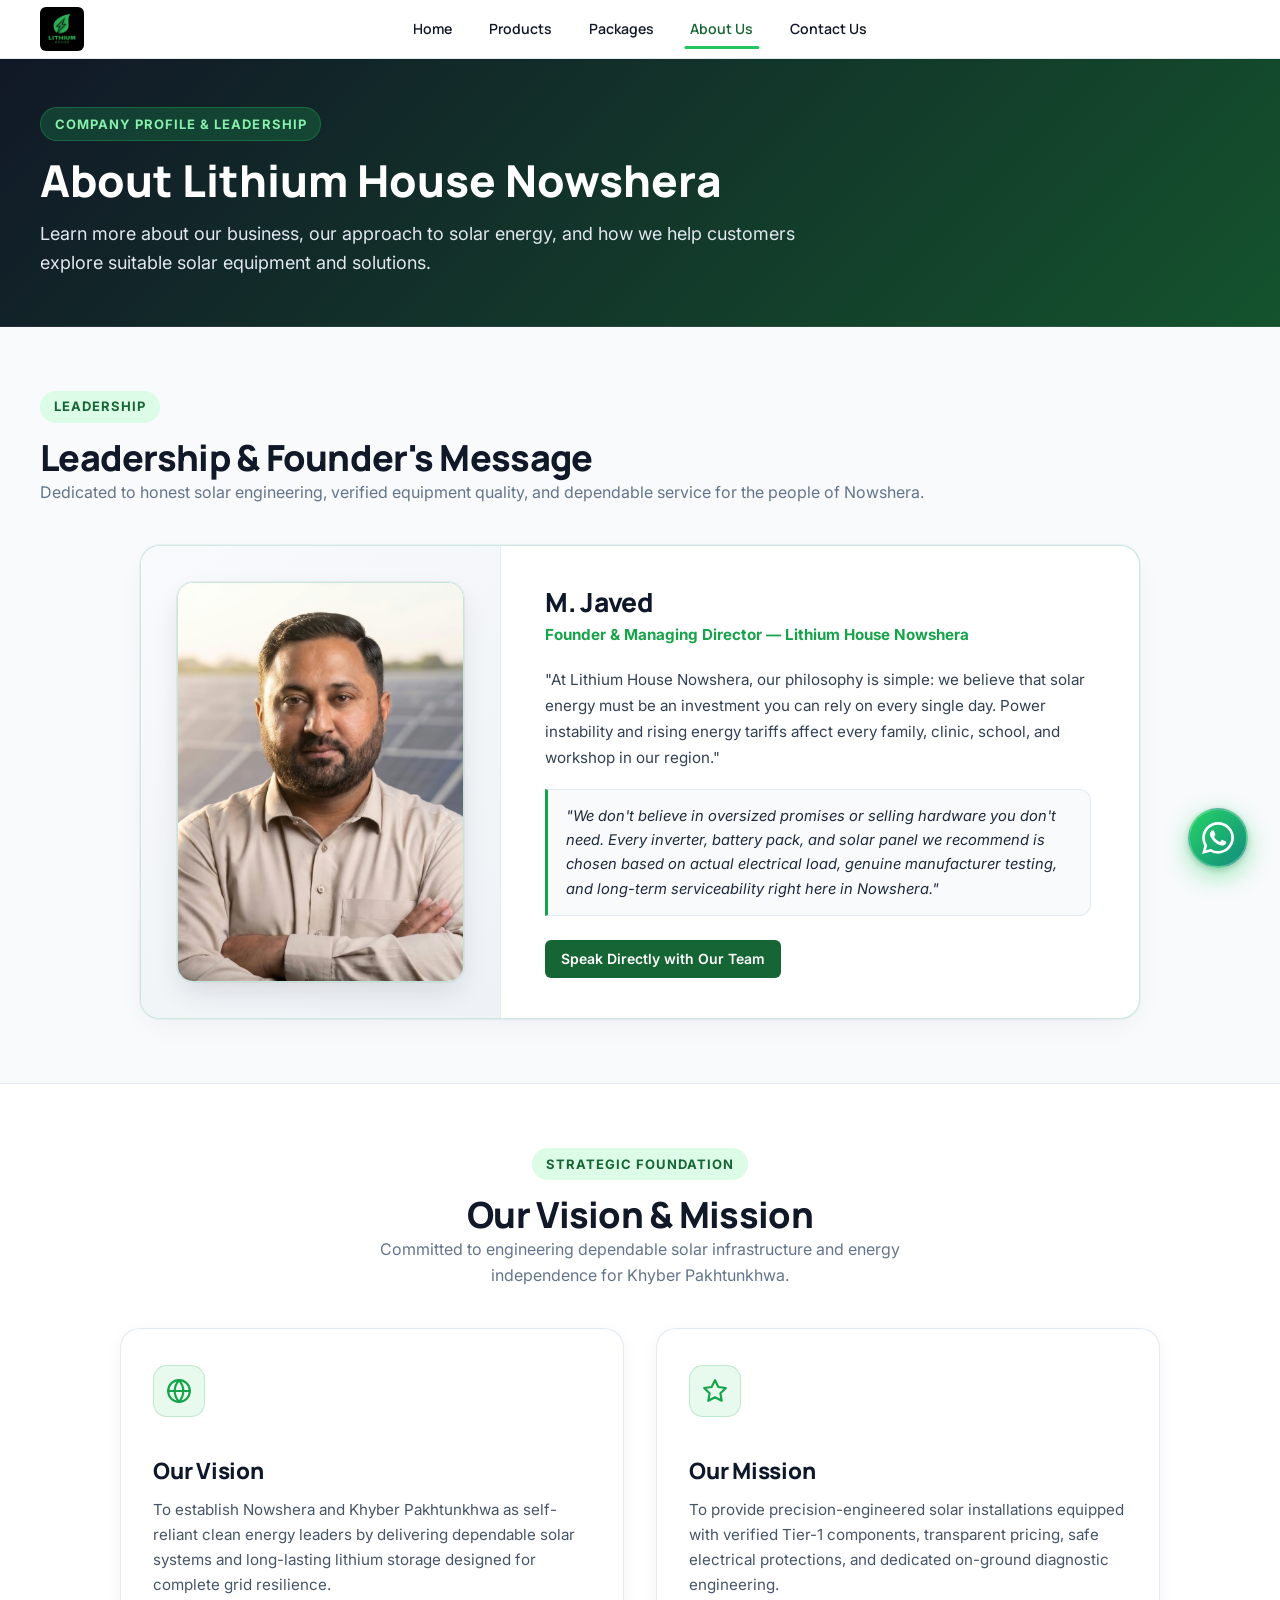
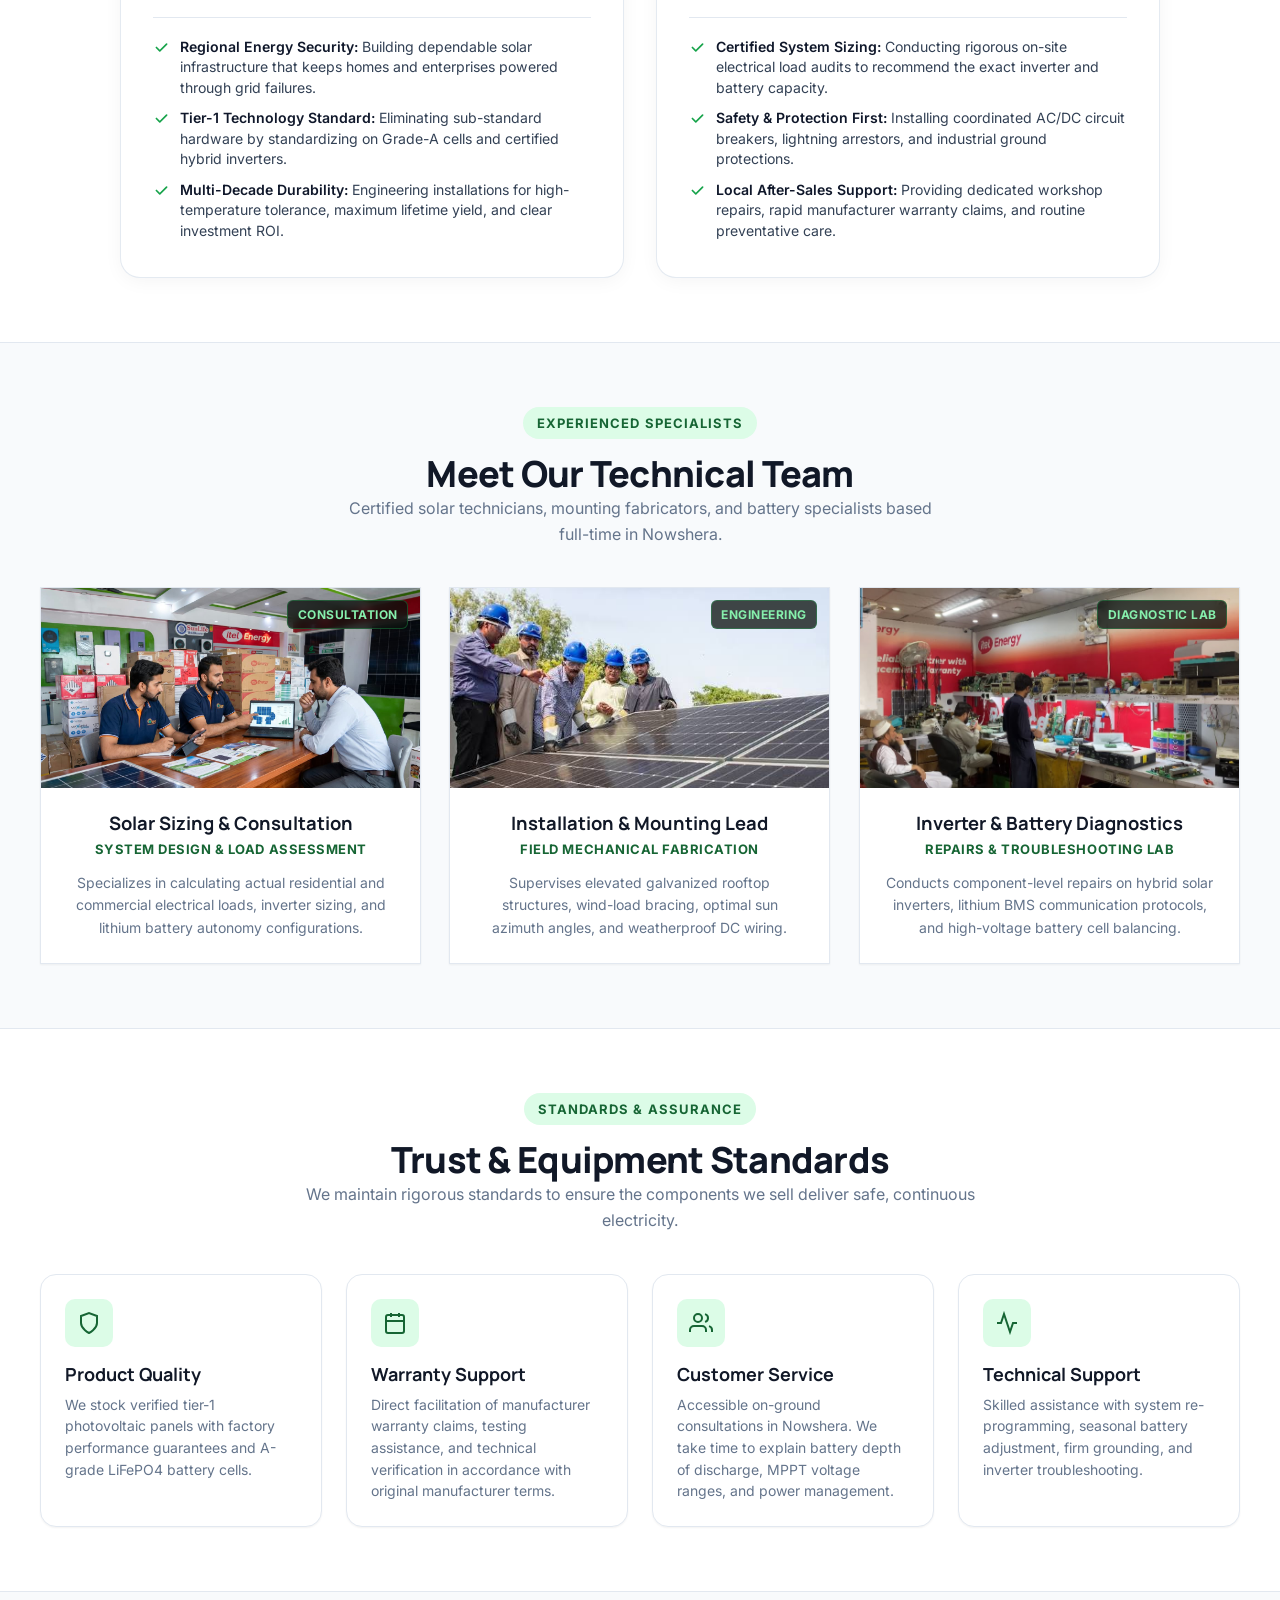
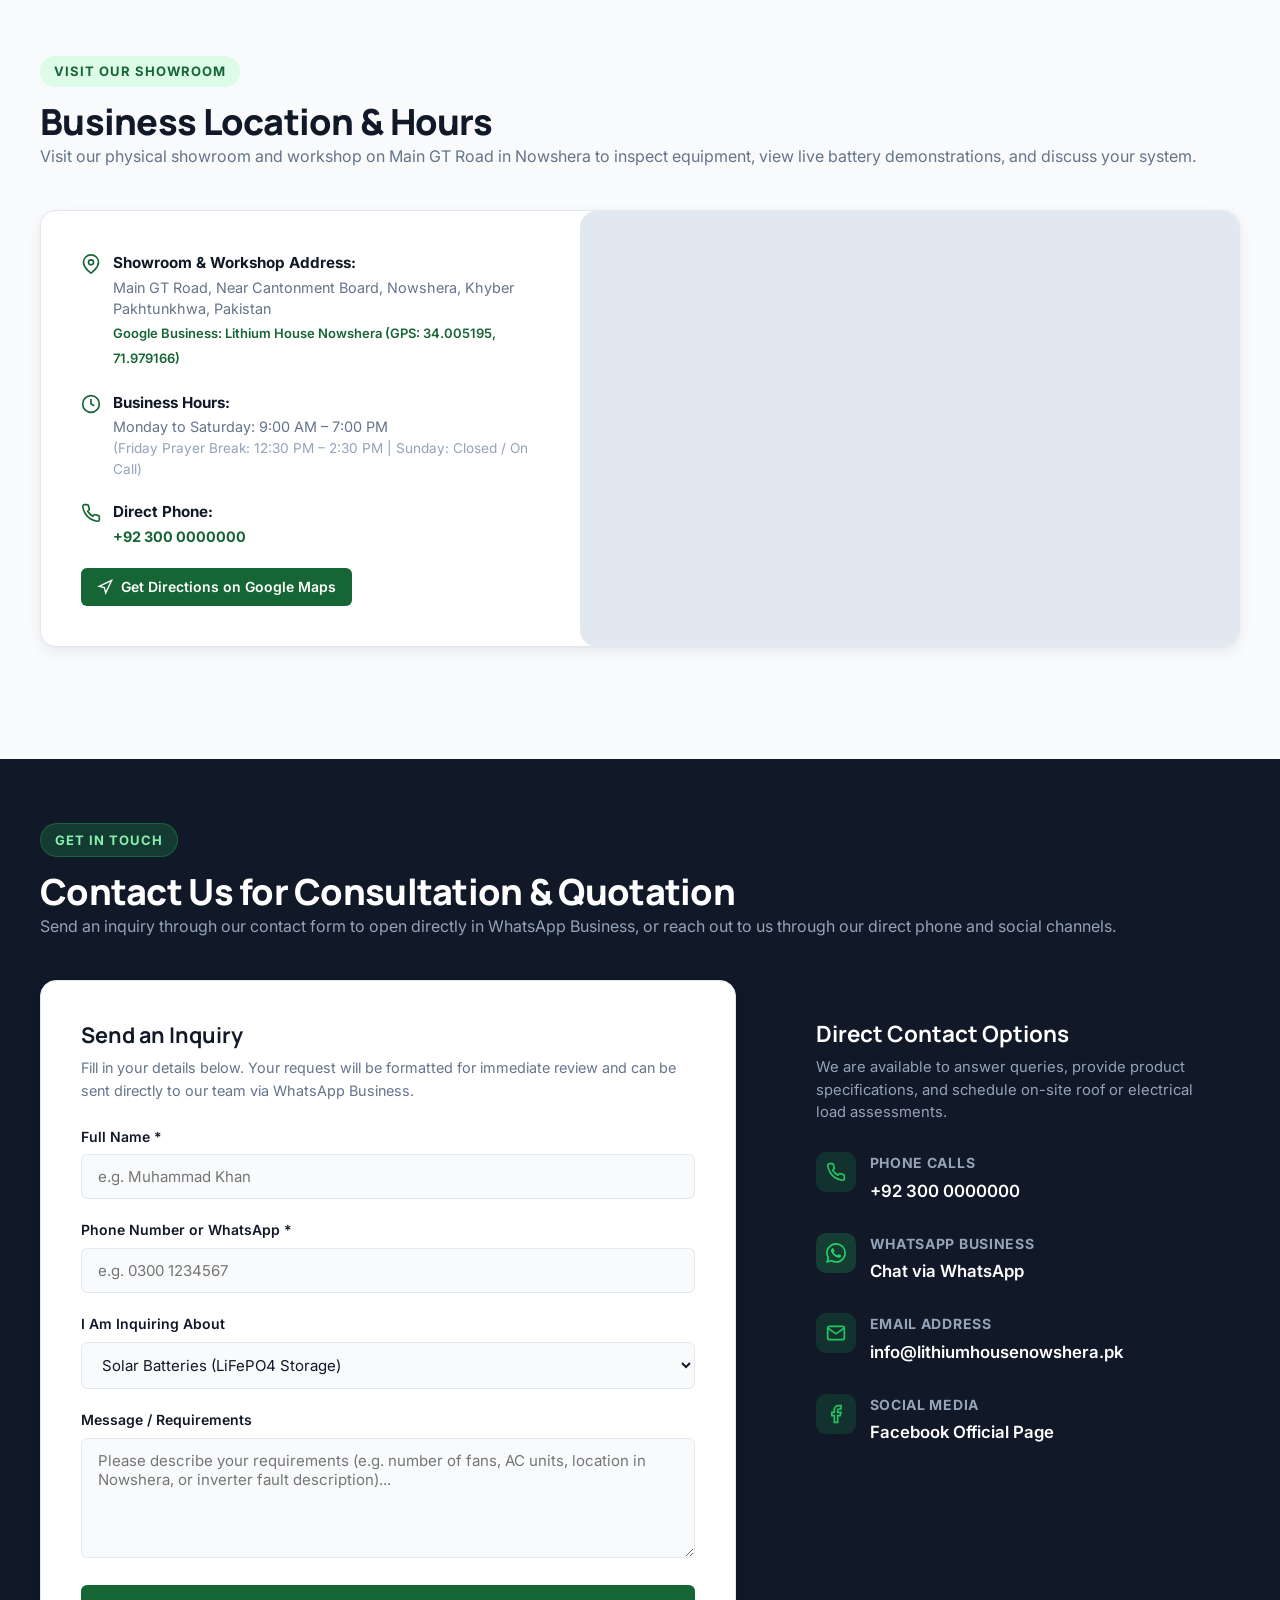
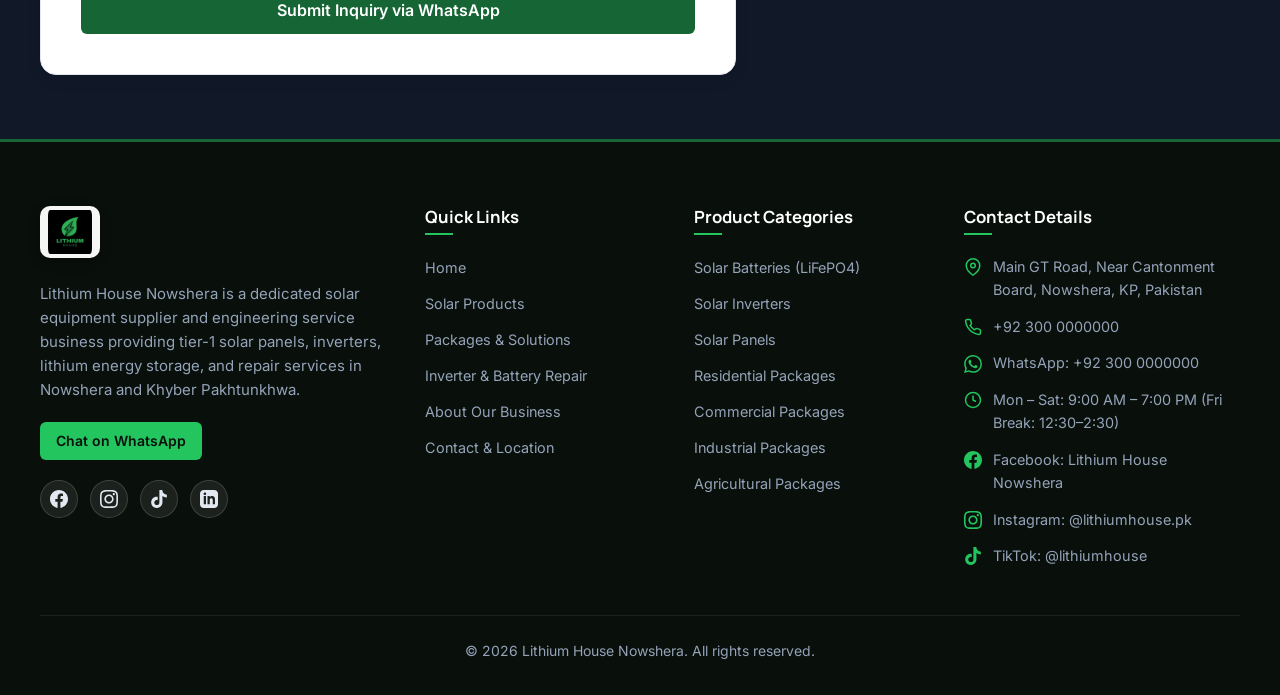
<file: about.html>
<!DOCTYPE html>
<html lang="en">
<head>
  <meta charset="UTF-8">
  <meta name="viewport" content="width=device-width, initial-scale=1.0">
  <title>About Us & Contact — Lithium House Nowshera</title>
  <meta name="description" content="Learn about Lithium House Nowshera, our mission, warranty support, GT Road location, and direct WhatsApp contact for solar consultations.">
  <link rel="stylesheet" href="css/style.css">
</head>
<body>
  <a href="#main-content" class="skip-link">Skip to main content</a>

  <!-- Shared Header -->
  <header class="site-header" role="banner">
    <div class="container header-inner">
      <a href="index.html" class="brand-logo" aria-label="Lithium House Nowshera — Homepage">
        <img src="images/logo.jpeg" alt="Lithium House Nowshera Logo" class="brand-logo-img" width="180" height="44">
      </a>

      <nav class="site-nav" aria-label="Main Navigation">
        <ul class="nav-menu">
          <li><a href="index.html" class="nav-link">Home</a></li>
          <li><a href="products.html" class="nav-link">Products</a></li>
          <li><a href="packages.html" class="nav-link">Packages</a></li>
          <li><a href="about.html" class="nav-link active">About Us</a></li>
          <li><a href="#contact" class="nav-link">Contact Us</a></li>
        </ul>
      </nav>

      <div class="header-actions">
        <button type="button" class="mobile-nav-toggle" aria-label="Toggle navigation menu" aria-expanded="false">
          <svg viewBox="0 0 24 24" fill="none" stroke="currentColor" stroke-width="2" stroke-linecap="round" stroke-linejoin="round" aria-hidden="true">
            <line x1="3" y1="12" x2="21" y2="12"></line>
            <line x1="3" y1="6" x2="21" y2="6"></line>
            <line x1="3" y1="18" x2="21" y2="18"></line>
          </svg>
        </button>
      </div>
    </div>
  </header>

  <main id="main-content">
<!-- Section 1: About Us Hero -->
    <section class="page-banner" aria-labelledby="about-page-title">
      <div class="container">
        <div class="page-banner-inner">
          <div class="section-badge" style="background-color: rgba(34,197,94,0.2); color: #86EFAC; border: 1px solid rgba(34,197,94,0.3);">
            Company Profile & Leadership
          </div>
          <h1 id="about-page-title" class="page-banner-title">About Lithium House Nowshera</h1>
          <p class="page-banner-desc">
            Learn more about our business, our approach to solar energy, and how we help customers explore suitable solar equipment and solutions.
          </p>
        </div>
      </div>
    </section>

    <!-- Section 2: Founder and Leadership -->
    <section class="section" aria-labelledby="leadership-heading">
      <div class="container">
        <div class="section-header">
          <div class="section-badge">Leadership</div>
          <h2 id="leadership-heading" class="text-section-title">Leadership & Founder's Message</h2>
          <p class="text-secondary">Dedicated to honest solar engineering, verified equipment quality, and dependable service for the people of Nowshera.</p>
        </div>

        <div class="founder-section">
          <div class="founder-grid">
            <div class="founder-media">
              <img src="images/M_Javed.jpeg" alt="M. Javed — Founder &amp; Managing Director of Lithium House Nowshera" width="340" height="425" loading="lazy">
            </div>
            <div class="founder-content">
              <h3 class="founder-name">M. Javed</h3>
              <div class="founder-role">Founder &amp; Managing Director — Lithium House Nowshera</div>
              <p class="founder-message">
                "At Lithium House Nowshera, our philosophy is simple: we believe that solar energy must be an investment you can rely on every single day. Power instability and rising energy tariffs affect every family, clinic, school, and workshop in our region."
              </p>
              <div class="founder-quote">
                "We don't believe in oversized promises or selling hardware you don't need. Every inverter, battery pack, and solar panel we recommend is chosen based on actual electrical load, genuine manufacturer testing, and long-term serviceability right here in Nowshera."
              </div>
              <div style="margin-top: 1.5rem;">
                <a href="https://wa.me/923000000000" class="btn btn-brand btn-sm" data-wa-type="general">
                  Speak Directly with Our Team
                </a>
              </div>
            </div>
          </div>
        </div>
      </div>
    </section>

    <!-- Section 3: Company Vision & Mission (Modern 2-Card Layout) -->
    <section class="section svm-section" aria-labelledby="story-heading">
      <div class="container">
        <div class="section-header text-center">
          <div class="section-badge">Strategic Foundation</div>
          <h2 id="story-heading" class="text-section-title">Our Vision &amp; Mission</h2>
          <p class="text-secondary max-w-prose mx-auto">Committed to engineering dependable solar infrastructure and energy independence for Khyber Pakhtunkhwa.</p>
        </div>

        <div class="svm-grid">
          <!-- Vision Card -->
          <article class="svm-card">
            <div class="svm-card-header">
              <div class="svm-card-icon" aria-hidden="true">
                <svg viewBox="0 0 24 24" fill="none" stroke="currentColor" stroke-width="2" stroke-linecap="round" stroke-linejoin="round">
                  <circle cx="12" cy="12" r="10"></circle>
                  <line x1="2" y1="12" x2="22" y2="12"></line>
                  <path d="M12 2a15.3 15.3 0 0 1 4 10 15.3 15.3 0 0 1-4 10 15.3 15.3 0 0 1-4-10 15.3 15.3 0 0 1 4-10z"></path>
                </svg>
              </div>
            </div>
            <h3 class="svm-card-title">Our Vision</h3>
            <p class="svm-card-text">
              To establish Nowshera and Khyber Pakhtunkhwa as self-reliant clean energy leaders by delivering dependable solar systems and long-lasting lithium storage designed for complete grid resilience.
            </p>
            <ul class="svm-specs-list">
              <li>
                <svg class="spec-check" viewBox="0 0 20 20" fill="currentColor" aria-hidden="true"><path fill-rule="evenodd" d="M16.707 5.293a1 1 0 010 1.414l-8 8a1 1 0 01-1.414 0l-4-4a1 1 0 011.414-1.414L8 12.586l7.293-7.293a1 1 0 011.414 0z" clip-rule="evenodd"></path></svg>
                <span><strong>Regional Energy Security:</strong> Building dependable solar infrastructure that keeps homes and enterprises powered through grid failures.</span>
              </li>
              <li>
                <svg class="spec-check" viewBox="0 0 20 20" fill="currentColor" aria-hidden="true"><path fill-rule="evenodd" d="M16.707 5.293a1 1 0 010 1.414l-8 8a1 1 0 01-1.414 0l-4-4a1 1 0 011.414-1.414L8 12.586l7.293-7.293a1 1 0 011.414 0z" clip-rule="evenodd"></path></svg>
                <span><strong>Tier-1 Technology Standard:</strong> Eliminating sub-standard hardware by standardizing on Grade-A cells and certified hybrid inverters.</span>
              </li>
              <li>
                <svg class="spec-check" viewBox="0 0 20 20" fill="currentColor" aria-hidden="true"><path fill-rule="evenodd" d="M16.707 5.293a1 1 0 010 1.414l-8 8a1 1 0 01-1.414 0l-4-4a1 1 0 011.414-1.414L8 12.586l7.293-7.293a1 1 0 011.414 0z" clip-rule="evenodd"></path></svg>
                <span><strong>Multi-Decade Durability:</strong> Engineering installations for high-temperature tolerance, maximum lifetime yield, and clear investment ROI.</span>
              </li>
            </ul>
          </article>

          <!-- Mission Card -->
          <article class="svm-card">
            <div class="svm-card-header">
              <div class="svm-card-icon" aria-hidden="true">
                <svg viewBox="0 0 24 24" fill="none" stroke="currentColor" stroke-width="2" stroke-linecap="round" stroke-linejoin="round">
                  <polygon points="12 2 15.09 8.26 22 9.27 17 14.14 18.18 21.02 12 17.77 5.82 21.02 7 14.14 2 9.27 8.91 8.26 12 2"></polygon>
                </svg>
              </div>
            </div>
            <h3 class="svm-card-title">Our Mission</h3>
            <p class="svm-card-text">
              To provide precision-engineered solar installations equipped with verified Tier-1 components, transparent pricing, safe electrical protections, and dedicated on-ground diagnostic engineering.
            </p>
            <ul class="svm-specs-list">
              <li>
                <svg class="spec-check" viewBox="0 0 20 20" fill="currentColor" aria-hidden="true"><path fill-rule="evenodd" d="M16.707 5.293a1 1 0 010 1.414l-8 8a1 1 0 01-1.414 0l-4-4a1 1 0 011.414-1.414L8 12.586l7.293-7.293a1 1 0 011.414 0z" clip-rule="evenodd"></path></svg>
                <span><strong>Certified System Sizing:</strong> Conducting rigorous on-site electrical load audits to recommend the exact inverter and battery capacity.</span>
              </li>
              <li>
                <svg class="spec-check" viewBox="0 0 20 20" fill="currentColor" aria-hidden="true"><path fill-rule="evenodd" d="M16.707 5.293a1 1 0 010 1.414l-8 8a1 1 0 01-1.414 0l-4-4a1 1 0 011.414-1.414L8 12.586l7.293-7.293a1 1 0 011.414 0z" clip-rule="evenodd"></path></svg>
                <span><strong>Safety &amp; Protection First:</strong> Installing coordinated AC/DC circuit breakers, lightning arrestors, and industrial ground protections.</span>
              </li>
              <li>
                <svg class="spec-check" viewBox="0 0 20 20" fill="currentColor" aria-hidden="true"><path fill-rule="evenodd" d="M16.707 5.293a1 1 0 010 1.414l-8 8a1 1 0 01-1.414 0l-4-4a1 1 0 011.414-1.414L8 12.586l7.293-7.293a1 1 0 011.414 0z" clip-rule="evenodd"></path></svg>
                <span><strong>Local After-Sales Support:</strong> Providing dedicated workshop repairs, rapid manufacturer warranty claims, and routine preventative care.</span>
              </li>
            </ul>
          </article>
        </div>
      </div>
    </section>

    <!-- Section 4: Team (With Real Team & Field Imagery) -->
    <section class="section" style="background-color: var(--color-light-bg);" aria-labelledby="team-heading">
      <div class="container">
        <div class="section-header text-center">
          <div class="section-badge">Experienced Specialists</div>
          <h2 id="team-heading" class="text-section-title">Meet Our Technical Team</h2>
          <p class="text-secondary max-w-prose mx-auto">Certified solar technicians, mounting fabricators, and battery specialists based full-time in Nowshera.</p>
        </div>

        <div class="team-grid">
          <!-- Team Member 1 -->
          <article class="team-card">
            <div class="team-media-wrapper">
              <img src="images/consultation.jpeg" alt="">
              <span class="team-badge">Consultation</span>
            </div>
            <div class="team-card-body">
              <h3 class="team-card-name">Solar Sizing &amp; Consultation</h3>
              <div class="team-card-role">System Design &amp; Load Assessment</div>
              <p class="team-card-desc">Specializes in calculating actual residential and commercial electrical loads, inverter sizing, and lithium battery autonomy configurations.</p>
            </div>
          </article>

          <!-- Team Member 2 -->
          <article class="team-card">
            <div class="team-media-wrapper">
              <img src="images/install-team.jpg" alt="">
              <span class="team-badge">Engineering</span>
            </div>
            <div class="team-card-body">
              <h3 class="team-card-name">Installation &amp; Mounting Lead</h3>
              <div class="team-card-role">Field Mechanical Fabrication</div>
              <p class="team-card-desc">Supervises elevated galvanized rooftop structures, wind-load bracing, optimal sun azimuth angles, and weatherproof DC wiring.</p>
            </div>
          </article>

          <!-- Team Member 3 -->
          <article class="team-card">
            <div class="team-media-wrapper">
              <img src="images/repair-2.jpeg" alt="">
              <span class="team-badge">Diagnostic Lab</span>
            </div>
            <div class="team-card-body">
              <h3 class="team-card-name">Inverter &amp; Battery Diagnostics</h3>
              <div class="team-card-role">Repairs &amp; Troubleshooting Lab</div>
              <p class="team-card-desc">Conducts component-level repairs on hybrid solar inverters, lithium BMS communication protocols, and high-voltage battery cell balancing.</p>
            </div>
          </article>
        </div>
      </div>
    </section>

    <!-- Section 5: Trust and Certifications -->
    <section class="section" style="background-color: var(--color-white); border-top: 1px solid var(--color-border); border-bottom: 1px solid var(--color-border);" aria-labelledby="trust-heading">
      <div class="container">
        <div class="section-header text-center">
          <div class="section-badge">Standards & Assurance</div>
          <h2 id="trust-heading" class="text-section-title">Trust & Equipment Standards</h2>
          <p class="text-secondary">We maintain rigorous standards to ensure the components we sell deliver safe, continuous electricity.</p>
        </div>

        <div class="trust-cards-grid">
          <div class="trust-card">
            <div class="trust-card-icon" aria-hidden="true">
              <svg viewBox="0 0 24 24" fill="none" stroke="currentColor" stroke-width="2"><path d="M12 22s8-4 8-10V5l-8-3-8 3v7c0 6 8 10 8 10z"></path></svg>
            </div>
            <h3 class="trust-card-title">Product Quality</h3>
            <p class="trust-card-desc">We stock verified tier-1 photovoltaic panels with factory performance guarantees and A-grade LiFePO4 battery cells.</p>
          </div>

          <div class="trust-card">
            <div class="trust-card-icon" aria-hidden="true">
              <svg viewBox="0 0 24 24" fill="none" stroke="currentColor" stroke-width="2"><rect x="3" y="4" width="18" height="18" rx="2" ry="2"></rect><line x1="16" y1="2" x2="16" y2="6"></line><line x1="8" y1="2" x2="8" y2="6"></line><line x1="3" y1="10" x2="21" y2="10"></line></svg>
            </div>
            <h3 class="trust-card-title">Warranty Support</h3>
            <p class="trust-card-desc">Direct facilitation of manufacturer warranty claims, testing assistance, and technical verification in accordance with original manufacturer terms.</p>
          </div>

          <div class="trust-card">
            <div class="trust-card-icon" aria-hidden="true">
              <svg viewBox="0 0 24 24" fill="none" stroke="currentColor" stroke-width="2"><path d="M17 21v-2a4 4 0 0 0-4-4H5a4 4 0 0 0-4 4v2"></path><circle cx="9" cy="7" r="4"></circle><path d="M23 21v-2a4 4 0 0 0-3-3.87"></path><path d="M16 3.13a4 4 0 0 1 0 7.75"></path></svg>
            </div>
            <h3 class="trust-card-title">Customer Service</h3>
            <p class="trust-card-desc">Accessible on-ground consultations in Nowshera. We take time to explain battery depth of discharge, MPPT voltage ranges, and power management.</p>
          </div>

          <div class="trust-card">
            <div class="trust-card-icon" aria-hidden="true">
              <svg viewBox="0 0 24 24" fill="none" stroke="currentColor" stroke-width="2"><polyline points="22 12 18 12 15 21 9 3 6 12 2 12"></polyline></svg>
            </div>
            <h3 class="trust-card-title">Technical Support</h3>
            <p class="trust-card-desc">Skilled assistance with system re-programming, seasonal battery adjustment, firm grounding, and inverter troubleshooting.</p>
          </div>
        </div>
      </div>
    </section>

    <!-- Section 6: Business Location (Two-Column Layout with Exact Coordinates) -->
    <section id="location" class="section" aria-labelledby="location-heading">
      <div class="container">
        <div class="section-header">
          <div class="section-badge">Visit Our Showroom</div>
          <h2 id="location-heading" class="text-section-title">Business Location &amp; Hours</h2>
          <p class="text-secondary">Visit our physical showroom and workshop on Main GT Road in Nowshera to inspect equipment, view live battery demonstrations, and discuss your system.</p>
        </div>

        <div class="location-section">
          <div class="location-grid">
            <div class="location-info">
              <div class="location-item">
                <svg viewBox="0 0 24 24" fill="none" stroke="currentColor" stroke-width="2" aria-hidden="true"><path d="M21 10c0 7-9 13-9 13s-9-6-9-13a9 9 0 0 1 18 0z"></path><circle cx="12" cy="10" r="3"></circle></svg>
                <div>
                  <strong>Showroom &amp; Workshop Address:</strong>
                  <p>Main GT Road, Near Cantonment Board, Nowshera, Khyber Pakhtunkhwa, Pakistan</p>
                  <span style="font-size:0.8125rem; color:var(--color-brand-green); font-weight:600;">Google Business: Lithium House Nowshera (GPS: 34.005195, 71.979166)</span>
                </div>
              </div>

              <div class="location-item">
                <svg viewBox="0 0 24 24" fill="none" stroke="currentColor" stroke-width="2" aria-hidden="true"><circle cx="12" cy="12" r="10"></circle><polyline points="12 6 12 12 16 14"></polyline></svg>
                <div>
                  <strong>Business Hours:</strong>
                  <p>Monday to Saturday: 9:00 AM – 7:00 PM<br><span style="font-size:0.85rem;color:var(--color-muted-text);">(Friday Prayer Break: 12:30 PM – 2:30 PM | Sunday: Closed / On Call)</span></p>
                </div>
              </div>

              <div class="location-item">
                <svg viewBox="0 0 24 24" fill="none" stroke="currentColor" stroke-width="2" aria-hidden="true"><path d="M22 16.92v3a2 2 0 0 1-2.18 2 19.79 19.79 0 0 1-8.63-3.07 19.5 19.5 0 0 1-6-6 19.79 19.79 0 0 1-3.07-8.67A2 2 0 0 1 4.11 2h3a2 2 0 0 1 2 1.72 12.84 12.84 0 0 0 .7 2.81 2 2 0 0 1-.45 2.11L8.09 9.91a16 16 0 0 0 6 6l1.27-1.27a2 2 0 0 1 2.11-.45 12.84 12.84 0 0 0 2.81.7A2 2 0 0 1 22 16.92z"></path></svg>
                <div>
                  <strong>Direct Phone:</strong>
                  <p><a href="tel:+923000000000" style="color:var(--color-brand-green);font-weight:700;">+92 300 0000000</a></p>
                </div>
              </div>

              <div>
                <a href="https://maps.app.goo.gl/WUBxp4S3CZqdrkW3A" target="_blank" rel="noopener noreferrer" class="btn btn-brand btn-sm">
                  <svg width="16" height="16" viewBox="0 0 24 24" fill="none" stroke="currentColor" stroke-width="2" aria-hidden="true"><polygon points="3 11 22 2 13 21 11 13 3 11"></polygon></svg>
                  Get Directions on Google Maps
                </a>
              </div>
            </div>

            <div id="map" class="location-map-container" aria-label="Map location of Lithium House Nowshera, KP">
              <iframe
                title="Lithium House Nowshera Location Map"
                src="https://maps.google.com/maps?q=Lithium+house+nowshera&z=19&t=m&hl=en&output=embed"
                loading="lazy"
                referrerpolicy="no-referrer-when-downgrade">
              </iframe>
            </div>
          </div>
        </div>
      </div>
    </section>

    <!-- Section 7: Contact Form and Direct Contact (Two-Column Section) -->
    <section id="contact" class="section section-dark" aria-labelledby="contact-form-heading">
      <div class="container">
        <div class="section-header">
          <div class="section-badge">Get in Touch</div>
          <h2 id="contact-form-heading" class="text-section-title">Contact Us for Consultation & Quotation</h2>
          <p class="text-secondary">Send an inquiry through our contact form to open directly in WhatsApp Business, or reach out to us through our direct phone and social channels.</p>
        </div>

        <div class="contact-section-grid">
          <!-- Left: Contact Form -->
          <div class="contact-form-card" style="color: var(--color-deep-charcoal);">
            <h3 style="font-size: 1.35rem; margin-bottom: 0.5rem; color: var(--color-deep-charcoal);">Send an Inquiry</h3>
            <p style="font-size: 0.9rem; color: var(--color-secondary-text); margin-bottom: 1.5rem;">
              Fill in your details below. Your request will be formatted for immediate review and can be sent directly to our team via WhatsApp Business.
            </p>

            <form id="contact-inquiry-form" novalidate>
              <div class="form-group">
                <label for="contact-name" class="form-label">Full Name *</label>
                <input type="text" id="contact-name" name="name" class="form-input" placeholder="e.g. Muhammad Khan" required>
              </div>

              <div class="form-group">
                <label for="contact-phone" class="form-label">Phone Number or WhatsApp *</label>
                <input type="tel" id="contact-phone" name="contact" class="form-input" placeholder="e.g. 0300 1234567" required>
              </div>

              <div class="form-group">
                <label for="service-type" class="form-label">I Am Inquiring About</label>
                <select id="service-type" name="serviceType" class="form-select">
                  <option value="Solar Batteries (LiFePO4)">Solar Batteries (LiFePO4 Storage)</option>
                  <option value="Our Own Battery Brand">Our Own Battery Brand Inquiry</option>
                  <option value="Residential Solar Package">Residential Solar Package (3kW–10kW)</option>
                  <option value="Commercial Solar Package">Commercial Solar Package</option>
                  <option value="Agricultural Tube-Well System">Agricultural Solar Tube-Well</option>
                  <option value="Inverter & Battery Repair Assessment">Inverter or Battery Repair Assessment</option>
                  <option value="General Equipment Availability">General Solar Equipment / Accessories</option>
                </select>
              </div>

              <div class="form-group">
                <label for="contact-msg" class="form-label">Message / Requirements</label>
                <textarea id="contact-msg" name="message" class="form-textarea" placeholder="Please describe your requirements (e.g. number of fans, AC units, location in Nowshera, or inverter fault description)..."></textarea>
              </div>

              <button type="submit" class="btn btn-brand btn-block btn-lg">
                Submit Inquiry via WhatsApp
              </button>

              <div id="form-status-box" class="form-status-box" hidden></div>
            </form>
          </div>

          <!-- Right: Direct Contact Details -->
          <div class="contact-info-card">
            <div>
              <h3>Direct Contact Options</h3>
              <p style="color: #94A3B8; font-size: 0.925rem; line-height: 1.55;">
                We are available to answer queries, provide product specifications, and schedule on-site roof or electrical load assessments.
              </p>
            </div>

            <div class="direct-contact-item">
              <div class="direct-contact-icon" aria-hidden="true">
                <svg viewBox="0 0 24 24" fill="none" stroke="currentColor" stroke-width="2"><path d="M22 16.92v3a2 2 0 0 1-2.18 2 19.79 19.79 0 0 1-8.63-3.07 19.5 19.5 0 0 1-6-6 19.79 19.79 0 0 1-3.07-8.67A2 2 0 0 1 4.11 2h3a2 2 0 0 1 2 1.72 12.84 12.84 0 0 0 .7 2.81 2 2 0 0 1-.45 2.11L8.09 9.91a16 16 0 0 0 6 6l1.27-1.27a2 2 0 0 1 2.11-.45 12.84 12.84 0 0 0 2.81.7A2 2 0 0 1 22 16.92z"></path></svg>
              </div>
              <div class="direct-contact-text">
                <strong>Phone Calls</strong>
                <a href="tel:+923000000000">+92 300 0000000</a>
              </div>
            </div>

            <div class="direct-contact-item">
              <div class="direct-contact-icon" aria-hidden="true" style="background-color: rgba(37, 211, 102, 0.2); color: #25D366;">
                <svg viewBox="0 0 24 24" fill="currentColor"><path d="M17.472 14.382c-.297-.149-1.758-.867-2.03-.967-.273-.099-.471-.148-.67.15-.197.297-.767.966-.94 1.164-.173.199-.347.223-.644.075-.297-.15-1.255-.463-2.39-1.475-.883-.788-1.48-1.761-1.653-2.059-.173-.297-.018-.458.13-.606.134-.133.298-.347.446-.52.149-.174.198-.298.298-.497.099-.198.05-.371-.025-.52-.075-.149-.669-1.612-.916-2.207-.242-.579-.487-.5-.669-.51-.173-.008-.371-.01-.57-.01-.198 0-.52.074-.792.372-.272.297-1.04 1.016-1.04 2.479 0 1.462 1.065 2.875 1.213 3.074.149.198 2.096 3.2 5.077 4.487.709.306 1.262.489 1.694.625.712.227 1.36.195 1.871.118.571-.085 1.758-.719 2.006-1.413.248-.694.248-1.289.173-1.413-.074-.124-.272-.198-.57-.347m-5.421 7.403h-.004a9.87 9.87 0 01-5.031-1.378l-.361-.214-3.741.982.998-3.648-.235-.374a9.86 9.86 0 01-1.51-5.26c.001-5.45 4.436-9.884 9.888-9.884 2.64 0 5.122 1.03 6.988 2.898a9.825 9.825 0 012.893 6.994c-.003 5.45-4.437 9.886-9.886 9.886m8.413-18.297A11.815 11.815 0 0012.05 0C5.495 0 .16 5.335.157 11.892c0 2.096.547 4.142 1.588 5.945L.057 24l6.305-1.654a11.882 11.882 0 005.683 1.448h.005c6.554 0 11.89-5.335 11.893-11.893a11.821 11.821 0 00-3.48-8.413z"/></svg>
              </div>
              <div class="direct-contact-text">
                <strong>WhatsApp Business</strong>
                <a href="https://wa.me/923000000000" target="_blank" rel="noopener noreferrer">Chat via WhatsApp</a>
              </div>
            </div>

            <div class="direct-contact-item">
              <div class="direct-contact-icon" aria-hidden="true">
                <svg viewBox="0 0 24 24" fill="none" stroke="currentColor" stroke-width="2"><path d="M4 4h16c1.1 0 2 .9 2 2v12c0 1.1-.9 2-2 2H4c-1.1 0-2-.9-2-2V6c0-1.1.9-2 2-2z"></path><polyline points="22,6 12,13 2,6"></polyline></svg>
              </div>
              <div class="direct-contact-text">
                <strong>Email Address</strong>
                <a href="mailto:info@lithiumhousenowshera.pk">info@lithiumhousenowshera.pk</a>
              </div>
            </div>

            <div class="direct-contact-item">
              <div class="direct-contact-icon" aria-hidden="true">
                <svg viewBox="0 0 24 24" fill="none" stroke="currentColor" stroke-width="2"><path d="M18 2h-3a5 5 0 0 0-5 5v3H7v4h3v8h4v-8h3l1-4h-4V7a1 1 0 0 1 1-1h3z"></path></svg>
              </div>
              <div class="direct-contact-text">
                <strong>Social Media</strong>
                <a href="https://www.facebook.com/Lithium.House.Nowshera/" target="_blank" rel="noopener noreferrer">Facebook Official Page</a>
              </div>
            </div>
          </div>
        </div>
      </div>
    </section>
  </main>

<!-- Shared Footer -->
  <footer class="site-footer" role="contentinfo">
    <div class="container">
      <div class="footer-grid">
        <div class="footer-brand">
          <a href="index.html" aria-label="Lithium House Nowshera"><img src="images/logo.jpeg" alt="Lithium House Nowshera Logo" class="footer-logo-img" width="190" height="52"></a>
          <p>
            Lithium House Nowshera is a dedicated solar equipment supplier and engineering service business providing tier-1 solar panels, inverters, lithium energy storage, and repair services in Nowshera and Khyber Pakhtunkhwa.
          </p>
          <a href="https://wa.me/923000000000?text=Assalam-o-Alaikum%20Lithium%20House%20Nowshera" target="_blank" rel="noopener noreferrer" class="btn btn-primary btn-sm" data-wa-type="general">
            Chat on WhatsApp
          </a>
        
          <!-- Social Media Profiles -->
          <ul class="footer-social-links" aria-label="Lithium House Social Media Profiles">
            <li>
              <a href="https://www.facebook.com/Lithium.House.Nowshera/" target="_blank" rel="noopener noreferrer" class="footer-social-link" aria-label="Follow Lithium House Nowshera on Facebook">
                <svg viewBox="0 0 24 24" aria-hidden="true"><path d="M24 12.073c0-6.627-5.373-12-12-12s-12 5.373-12 12c0 5.99 4.388 10.954 10.125 11.854v-8.385H7.078v-3.47h3.047V9.43c0-3.007 1.792-4.669 4.533-4.669 1.312 0 2.686.235 2.686.235v2.953H15.83c-1.491 0-1.956.925-1.956 1.874v2.25h3.328l-.532 3.47h-2.796v8.385C19.612 23.027 24 18.062 24 12.073z"/></svg>
              </a>
            </li>
            <li>
              <a href="https://www.instagram.com/lithiumhouse.pk/" target="_blank" rel="noopener noreferrer" class="footer-social-link" aria-label="Follow Lithium House Nowshera on Instagram">
                <svg viewBox="0 0 24 24" aria-hidden="true"><path d="M12 2.163c3.204 0 3.584.012 4.85.07 3.252.148 4.771 1.691 4.919 4.919.058 1.265.069 1.645.069 4.849 0 3.205-.012 3.584-.069 4.849-.149 3.225-1.664 4.771-4.919 4.919-1.266.058-1.644.07-4.85.07-3.204 0-3.584-.012-4.849-.07-3.26-.149-4.771-1.699-4.919-4.92-.058-1.265-.07-1.644-.07-4.849 0-3.204.013-3.583.07-4.849.149-3.227 1.664-4.771 4.919-4.919 1.266-.057 1.645-.069 4.849-.069zm0-2.163c-3.259 0-3.667.014-4.947.072-4.358.2-6.78 2.618-6.98 6.98-.059 1.281-.073 1.689-.073 4.948 0 3.259.014 3.668.072 4.948.2 4.358 2.618 6.78 6.98 6.98 1.281.058 1.689.072 4.948.072 3.259 0 3.668-.014 4.948-.072 4.354-.2 6.782-2.618 6.979-6.98.059-1.28.073-1.689.073-4.948 0-3.259-.014-3.667-.072-4.947-.196-4.354-2.617-6.78-6.979-6.98-1.281-.059-1.69-.073-4.949-.073zm0 5.838c-3.403 0-6.162 2.759-6.162 6.162s2.759 6.163 6.162 6.163 6.162-2.759 6.162-6.163c0-3.403-2.759-6.162-6.162-6.162zm0 10.162c-2.209 0-4-1.79-4-4 0-2.209 1.791-4 4-4s4 1.791 4 4c0 2.21-1.791 4-4 4zm6.406-11.845c-.796 0-1.441.645-1.441 1.44s.645 1.44 1.441 1.44c.795 0 1.439-.645 1.439-1.44s-.644-1.44-1.439-1.44z"/></svg>
              </a>
            </li>
            <li>
              <a href="https://www.tiktok.com/@lithiumhouse" target="_blank" rel="noopener noreferrer" class="footer-social-link" aria-label="Follow Lithium House Nowshera on TikTok">
                <svg viewBox="0 0 24 24" aria-hidden="true"><path d="M12.525.02c1.31-.02 2.61-.01 3.91-.02.08 1.53.63 3.09 1.75 4.17 1.12 1.11 2.7 1.62 4.24 1.79v4.03c-1.44-.05-2.89-.35-4.2-.97-.57-.26-1.1-.59-1.62-.93-.01 2.92.01 5.84-.02 8.75-.08 1.4-.54 2.79-1.35 3.94-1.31 1.92-3.58 3.17-5.91 3.21-1.43.08-2.86-.31-4.08-1.03-2.02-1.19-3.44-3.37-3.65-5.71-.02-.5-.03-1-.01-1.49.18-1.9 1.12-3.72 2.58-4.96 1.66-1.44 3.98-2.13 6.15-1.72.02 1.48-.04 2.96-.04 4.44-.99-.32-2.15-.23-3.02.37-.63.41-1.11 1.04-1.36 1.75-.21.51-.24 1.07-.14 1.61.24 1.64 1.82 3.02 3.5 2.87 1.12-.01 2.19-.66 2.77-1.61.19-.33.4-.67.41-1.06.1-1.79.06-3.57.07-5.36.01-4.03-.01-8.05.02-12.07z"/></svg>
              </a>
            </li>
            <li>
              <a href="https://www.linkedin.com/company/lithium-house-nowshera/" target="_blank" rel="noopener noreferrer" class="footer-social-link" aria-label="Connect with Lithium House Nowshera on LinkedIn">
                <svg viewBox="0 0 24 24" aria-hidden="true"><path d="M19 0h-14c-2.761 0-5 2.239-5 5v14c0 2.761 2.239 5 5 5h14c2.762 0 5-2.239 5-5v-14c0-2.761-2.238-5-5-5zm-11 19h-3v-11h3v11zm-1.5-12.268c-.966 0-1.75-.79-1.75-1.764s.784-1.764 1.75-1.764 1.75.79 1.75 1.764-.783 1.764-1.75 1.764zm13.5 12.268h-3v-5.604c0-3.368-4-3.113-4 0v5.604h-3v-11h3v1.765c1.396-2.586 7-2.777 7 2.476v6.759z"/></svg>
              </a>
            </li>
          </ul>
        </div>

        <div>
          <h4 class="footer-heading">Quick Links</h4>
          <ul class="footer-links">
            <li><a href="index.html">Home</a></li>
            <li><a href="products.html">Solar Products</a></li>
            <li><a href="packages.html">Packages & Solutions</a></li>
            <li><a href="packages.html#repair-services">Inverter & Battery Repair</a></li>
            <li><a href="about.html">About Our Business</a></li>
            <li><a href="#contact">Contact & Location</a></li>
          </ul>
        </div>

                <div>
          <h4 class="footer-heading">Product Categories</h4>
          <ul class="footer-links">
            <li><a href="products.html#batteries">Solar Batteries (LiFePO4)</a></li>
            <li><a href="products.html#inverters">Solar Inverters</a></li>
            <li><a href="products.html#panels">Solar Panels</a></li>
            <li><a href="packages.html#residential">Residential Packages</a></li>
            <li><a href="packages.html#commercial">Commercial Packages</a></li>
            <li><a href="packages.html#industrial">Industrial Packages</a></li>
            <li><a href="packages.html#agricultural">Agricultural Packages</a></li>
          </ul>
        </div>

                <div>
          <h4 class="footer-heading">Contact Details</h4>
          <ul class="footer-contact-list">
            <li class="footer-contact-item">
              <svg viewBox="0 0 24 24" fill="none" stroke="currentColor" stroke-width="2" aria-hidden="true"><path d="M21 10c0 7-9 13-9 13s-9-6-9-13a9 9 0 0 1 18 0z"></path><circle cx="12" cy="10" r="3"></circle></svg>
              <a href="about.html#location" aria-label="View Lithium House showroom location on map">Main GT Road, Near Cantonment Board, Nowshera, KP, Pakistan</a>
            </li>
            <li class="footer-contact-item">
              <svg viewBox="0 0 24 24" fill="none" stroke="currentColor" stroke-width="2" aria-hidden="true"><path d="M22 16.92v3a2 2 0 0 1-2.18 2 19.79 19.79 0 0 1-8.63-3.07 19.5 19.5 0 0 1-6-6 19.79 19.79 0 0 1-3.07-8.67A2 2 0 0 1 4.11 2h3a2 2 0 0 1 2 1.72 12.84 12.84 0 0 0 .7 2.81 2 2 0 0 1-.45 2.11L8.09 9.91a16 16 0 0 0 6 6l1.27-1.27a2 2 0 0 1 2.11-.45 12.84 12.84 0 0 0 2.81.7A2 2 0 0 1 22 16.92z"></path></svg>
              <a href="tel:+923000000000" aria-label="Call Lithium House Nowshera">+92 300 0000000</a>
            </li>
            <li class="footer-contact-item">
              <svg viewBox="0 0 24 24" fill="currentColor" aria-hidden="true"><path d="M17.472 14.382c-.297-.149-1.758-.867-2.03-.967-.273-.099-.471-.148-.67.15-.197.297-.767.966-.94 1.164-.173.199-.347.223-.644.075-.297-.15-1.255-.463-2.39-1.475-.883-.788-1.48-1.761-1.653-2.059-.173-.297-.018-.458.13-.606.134-.133.298-.347.446-.52.149-.174.198-.298.298-.497.099-.198.05-.371-.025-.52-.075-.149-.669-1.612-.916-2.207-.242-.579-.487-.5-.669-.51-.173-.008-.371-.01-.57-.01-.198 0-.52.074-.792.372-.272.297-1.04 1.016-1.04 2.479 0 1.462 1.065 2.875 1.213 3.074.149.198 2.096 3.2 5.077 4.487.709.306 1.262.489 1.694.625.712.227 1.36.195 1.871.118.571-.085 1.758-.719 2.006-1.413.248-.694.248-1.289.173-1.413-.074-.124-.272-.198-.57-.347m-5.421 7.403h-.004a9.87 9.87 0 01-5.031-1.378l-.361-.214-3.741.982.998-3.648-.235-.374a9.86 9.86 0 01-1.51-5.26c.001-5.45 4.436-9.884 9.888-9.884 2.64 0 5.122 1.03 6.988 2.898a9.825 9.825 0 012.893 6.994c-.003 5.45-4.437 9.886-9.886 9.886m8.413-18.297A11.815 11.815 0 0012.05 0C5.495 0 .16 5.335.157 11.892c0 2.096.547 4.142 1.588 5.945L.057 24l6.305-1.654a11.882 11.882 0 005.683 1.448h.005c6.554 0 11.89-5.335 11.893-11.893a11.821 11.821 0 00-3.48-8.413z"/></svg>
              <a href="https://wa.me/923000000000" target="_blank" rel="noopener noreferrer" aria-label="Chat with Lithium House on WhatsApp">WhatsApp: +92 300 0000000</a>
            </li>
            <li class="footer-contact-item">
              <svg viewBox="0 0 24 24" fill="none" stroke="currentColor" stroke-width="2" aria-hidden="true"><circle cx="12" cy="12" r="10"></circle><polyline points="12 6 12 12 16 14"></polyline></svg>
              <span>Mon – Sat: 9:00 AM – 7:00 PM (Fri Break: 12:30–2:30)</span>
            </li>
            <li class="footer-contact-item">
              <svg viewBox="0 0 24 24" fill="currentColor" aria-hidden="true"><path d="M24 12.073c0-6.627-5.373-12-12-12s-12 5.373-12 12c0 5.99 4.388 10.954 10.125 11.854v-8.385H7.078v-3.47h3.047V9.43c0-3.007 1.792-4.669 4.533-4.669 1.312 0 2.686.235 2.686.235v2.953H15.83c-1.491 0-1.956.925-1.956 1.874v2.25h3.328l-.532 3.47h-2.796v8.385C19.612 23.027 24 18.062 24 12.073z"/></svg>
              <a href="https://www.facebook.com/Lithium.House.Nowshera/" target="_blank" rel="noopener noreferrer" aria-label="Follow Lithium House Nowshera on Facebook">Facebook: Lithium House Nowshera</a>
            </li>
            <li class="footer-contact-item">
              <svg viewBox="0 0 24 24" fill="currentColor" aria-hidden="true"><path d="M12 2.163c3.204 0 3.584.012 4.85.07 3.252.148 4.771 1.691 4.919 4.919.058 1.265.069 1.645.069 4.849 0 3.205-.012 3.584-.069 4.849-.149 3.225-1.664 4.771-4.919 4.919-1.266.058-1.644.07-4.85.07-3.204 0-3.584-.012-4.849-.07-3.26-.149-4.771-1.699-4.919-4.92-.058-1.265-.07-1.644-.07-4.849 0-3.204.013-3.583.07-4.849.149-3.227 1.664-4.771 4.919-4.919 1.266-.057 1.645-.069 4.849-.069zm0-2.163c-3.259 0-3.667.014-4.947.072-4.358.2-6.78 2.618-6.98 6.98-.059 1.281-.073 1.689-.073 4.948 0 3.259.014 3.668.072 4.948.2 4.358 2.618 6.78 6.98 6.98 1.281.058 1.689.072 4.948.072 3.259 0 3.668-.014 4.948-.072 4.354-.2 6.782-2.618 6.979-6.98.059-1.28.073-1.689.073-4.948 0-3.259-.014-3.667-.072-4.947-.196-4.354-2.617-6.78-6.979-6.98-1.281-.059-1.69-.073-4.949-.073zm0 5.838c-3.403 0-6.162 2.759-6.162 6.162s2.759 6.163 6.162 6.163 6.162-2.759 6.162-6.163c0-3.403-2.759-6.162-6.162-6.162zm0 10.162c-2.209 0-4-1.79-4-4 0-2.209 1.791-4 4-4s4 1.791 4 4c0 2.21-1.791 4-4 4zm6.406-11.845c-.796 0-1.441.645-1.441 1.44s.645 1.44 1.441 1.44c.795 0 1.439-.645 1.439-1.44s-.644-1.44-1.439-1.44z"/></svg>
              <a href="https://www.instagram.com/lithiumhouse.pk/" target="_blank" rel="noopener noreferrer" aria-label="Follow Lithium House Nowshera on Instagram">Instagram: @lithiumhouse.pk</a>
            </li>
            <li class="footer-contact-item">
              <svg viewBox="0 0 24 24" fill="currentColor" aria-hidden="true"><path d="M12.525.02c1.31-.02 2.61-.01 3.91-.02.08 1.53.63 3.09 1.75 4.17 1.12 1.11 2.7 1.62 4.24 1.79v4.03c-1.44-.05-2.89-.35-4.2-.97-.57-.26-1.1-.59-1.62-.93-.01 2.92.01 5.84-.02 8.75-.08 1.4-.54 2.79-1.35 3.94-1.31 1.92-3.58 3.17-5.91 3.21-1.43.08-2.86-.31-4.08-1.03-2.02-1.19-3.44-3.37-3.65-5.71-.02-.5-.03-1-.01-1.49.18-1.9 1.12-3.72 2.58-4.96 1.66-1.44 3.98-2.13 6.15-1.72.02 1.48-.04 2.96-.04 4.44-.99-.32-2.15-.23-3.02.37-.63.41-1.11 1.04-1.36 1.75-.21.51-.24 1.07-.14 1.61.24 1.64 1.82 3.02 3.5 2.87 1.12-.01 2.19-.66 2.77-1.61.19-.33.4-.67.41-1.06.1-1.79.06-3.57.07-5.36.01-4.03-.01-8.05.02-12.07z"/></svg>
              <a href="https://www.tiktok.com/@lithiumhouse" target="_blank" rel="noopener noreferrer" aria-label="Follow Lithium House Nowshera on TikTok">TikTok: @lithiumhouse</a>
            </li>
          </ul>
        </div>
      </div>

      <div class="footer-bottom">
        <p>&copy; 2026 Lithium House Nowshera. All rights reserved.</p>
      </div>
    </div>
  </footer>

  <!-- Floating WhatsApp Quick Button -->
  <a href="https://wa.me/923000000000" class="floating-whatsapp-btn" target="_blank" rel="noopener noreferrer" aria-label="Direct WhatsApp message to Lithium House Nowshera">
    <svg viewBox="0 0 24 24" aria-hidden="true"><path d="M17.472 14.382c-.297-.149-1.758-.867-2.03-.967-.273-.099-.471-.148-.67.15-.197.297-.767.966-.94 1.164-.173.199-.347.223-.644.075-.297-.15-1.255-.463-2.39-1.475-.883-.788-1.48-1.761-1.653-2.059-.173-.297-.018-.458.13-.606.134-.133.298-.347.446-.52.149-.174.198-.298.298-.497.099-.198.05-.371-.025-.52-.075-.149-.669-1.612-.916-2.207-.242-.579-.487-.5-.669-.51-.173-.008-.371-.01-.57-.01-.198 0-.52.074-.792.372-.272.297-1.04 1.016-1.04 2.479 0 1.462 1.065 2.875 1.213 3.074.149.198 2.096 3.2 5.077 4.487.709.306 1.262.489 1.694.625.712.227 1.36.195 1.871.118.571-.085 1.758-.719 2.006-1.413.248-.694.248-1.289.173-1.413-.074-.124-.272-.198-.57-.347m-5.421 7.403h-.004a9.87 9.87 0 01-5.031-1.378l-.361-.214-3.741.982.998-3.648-.235-.374a9.86 9.86 0 01-1.51-5.26c.001-5.45 4.436-9.884 9.888-9.884 2.64 0 5.122 1.03 6.988 2.898a9.825 9.825 0 012.893 6.994c-.003 5.45-4.437 9.886-9.886 9.886m8.413-18.297A11.815 11.815 0 0012.05 0C5.495 0 .16 5.335.157 11.892c0 2.096.547 4.142 1.588 5.945L.057 24l6.305-1.654a11.882 11.882 0 005.683 1.448h.005c6.554 0 11.89-5.335 11.893-11.893a11.821 11.821 0 00-3.48-8.413z"/></svg>
    <span>Chat with Us</span>
  </a>
<script src="js/main.js"></script>

</body>
</html>
</file>
<file: css/style.css>
/**
 * ============================================================================
 * Lithium House Nowshera — Master Design System (css/style.css)
 * Palette: Green and Black
 * Headings: Manrope | Body: Inter
 * ============================================================================
 */

@import url('https://fonts.googleapis.com/css2?family=Inter:wght@400;500;600;700&family=Manrope:wght@600;700;800&display=swap');

:root {
  /* Brand Green & Black Palette */
  --color-primary-dark-green: #14532D;
  --color-brand-green: #166534;
  --color-accent-green: #22C55E;
  --color-accent-green-hover: #16A34A;
  --color-accent-green-subtle: #DCFCE7;
  --color-deep-charcoal: #111827;
  --color-near-black: #090F0B;
  --color-white: #FFFFFF;
  --color-light-bg: #F8FAFC;
  --color-light-card-bg: #FFFFFF;
  --color-secondary-text: #64748B;
  --color-muted-text: #94A3B8;
  --color-border: #E2E8F0;
  --color-border-dark: #1E293B;

  /* Typography */
  --font-heading: 'Manrope', -apple-system, BlinkMacSystemFont, 'Segoe UI', Roboto, sans-serif;
  --font-body: 'Inter', -apple-system, BlinkMacSystemFont, 'Segoe UI', Roboto, sans-serif;

  /* Spacing Scale */
  --space-1: 0.25rem;
  --space-2: 0.5rem;
  --space-3: 0.75rem;
  --space-4: 1rem;
  --space-5: 1.25rem;
  --space-6: 1.5rem;
  --space-8: 2rem;
  --space-10: 2.5rem;
  --space-12: 3rem;
  --space-16: 4rem;
  --space-20: 5rem;

  /* Layout & Radii */
  --site-header-height: 59px;
  --container-max: 1240px;
  --radius-sm: 6px;
  --radius-md: 10px;
  --radius-lg: 16px;
  --radius-full: 9999px;

  /* Transitions & Shadows */
  --transition-fast: 0.15s ease;
  --transition-normal: 0.25s ease;
  --shadow-sm: 0 1px 2px 0 rgba(0, 0, 0, 0.05);
  --shadow-md: 0 4px 6px -1px rgba(0, 0, 0, 0.08), 0 2px 4px -2px rgba(0, 0, 0, 0.04);
  --shadow-lg: 0 10px 15px -3px rgba(0, 0, 0, 0.09), 0 4px 6px -4px rgba(0, 0, 0, 0.05);
  --shadow-card: 0 1px 3px rgba(0, 0, 0, 0.04), 0 6px 16px rgba(17, 24, 39, 0.06);
}

/* Base Reset & Box Sizing */
*, *::before, *::after {
  box-sizing: border-box;
  margin: 0;
  padding: 0;
}

html {
  font-size: 16px;
  scroll-behavior: smooth;
  -webkit-text-size-adjust: 100%;
}

body {
  font-family: var(--font-body);
  color: var(--color-deep-charcoal);
  background-color: var(--color-light-bg);
  line-height: 1.6;
  text-rendering: optimizeLegibility;
  -webkit-font-smoothing: antialiased;
}

img, svg {
  display: block;
  max-width: 100%;
  height: auto;
}

a {
  color: inherit;
  text-decoration: none;
  transition: color var(--transition-fast);
}

button, input, select, textarea {
  font-family: inherit;
  font-size: inherit;
  color: inherit;
}

button {
  cursor: pointer;
  border: none;
  background: none;
}

/* Accessibility: Skip Link & Focus */
.skip-link {
  position: absolute;
  top: -100px;
  left: 1rem;
  background: var(--color-brand-green);
  color: var(--color-white);
  padding: 0.75rem 1.25rem;
  z-index: 9999;
  font-weight: 600;
  border-radius: var(--radius-sm);
  transition: top var(--transition-fast);
}
.skip-link:focus {
  top: 1rem;
}

:focus-visible {
  outline: 2.5px solid var(--color-accent-green);
  outline-offset: 3px;
}

/* Typography Hierarchy */
h1, h2, h3, h4, h5, h6 {
  font-family: var(--font-heading);
  color: var(--color-deep-charcoal);
  font-weight: 700;
  line-height: 1.25;
}

.text-hero-title {
  font-size: clamp(2rem, 4.5vw, 3.25rem);
  font-weight: 800;
  letter-spacing: -0.025em;
  line-height: 1.15;
}

.text-section-title {
  font-size: clamp(1.75rem, 3.2vw, 2.25rem);
  font-weight: 800;
  letter-spacing: -0.02em;
}

.text-card-title {
  font-size: 1.25rem;
  font-weight: 700;
  letter-spacing: -0.01em;
}

.text-lead {
  font-size: 1.125rem;
  line-height: 1.65;
  color: var(--color-secondary-text);
}

.text-secondary {
  color: var(--color-secondary-text);
}

.text-white {
  color: var(--color-white) !important;
}

/* Layout Utilities */
.container {
  width: 100%;
  max-width: var(--container-max);
  margin-left: auto;
  margin-right: auto;
  padding-left: 1.25rem;
  padding-right: 1.25rem;
}

.section {
  padding-top: var(--space-16);
  padding-bottom: var(--space-16);
}

.section-sm {
  padding-top: var(--space-10);
  padding-bottom: var(--space-10);
}

.section-dark {
  background-color: var(--color-deep-charcoal);
  color: var(--color-white);
}

.section-dark h1,
.section-dark h2,
.section-dark h3,
.section-dark h4 {
  color: var(--color-white);
}

.section-dark .text-secondary {
  color: #94A3B8;
}

.section-dark-green {
  background-color: var(--color-primary-dark-green);
  color: var(--color-white);
}

.section-dark-green h1,
.section-dark-green h2,
.section-dark-green h3,
.section-dark-green h4 {
  color: var(--color-white);
}

.section-header {
  margin-bottom: var(--space-10);
}

.section-header.text-center {
  text-align: center;
  max-width: 680px;
  margin-left: auto;
  margin-right: auto;
}

.section-badge {
  display: inline-flex;
  align-items: center;
  gap: 0.5rem;
  background-color: var(--color-accent-green-subtle);
  color: var(--color-brand-green);
  font-size: 0.8125rem;
  font-weight: 700;
  text-transform: uppercase;
  letter-spacing: 0.08em;
  padding: 0.35rem 0.85rem;
  border-radius: var(--radius-full);
  margin-bottom: 0.75rem;
}

.section-dark .section-badge,
.section-dark-green .section-badge {
  background-color: rgba(34, 197, 94, 0.2);
  color: #86EFAC;
  border: 1px solid rgba(34, 197, 94, 0.3);
}

/* Buttons */
.btn {
  display: inline-flex;
  align-items: center;
  justify-content: center;
  gap: 0.5rem;
  font-family: var(--font-body);
  font-weight: 600;
  font-size: 0.9375rem;
  padding: 0.75rem 1.4rem;
  border-radius: var(--radius-sm);
  transition: all var(--transition-fast);
  text-align: center;
  white-space: nowrap;
}

.btn-primary {
  background-color: var(--color-accent-green);
  color: var(--color-near-black);
}
.btn-primary:hover {
  background-color: var(--color-accent-green-hover);
  color: var(--color-white);
  box-shadow: 0 4px 12px rgba(34, 197, 94, 0.3);
}

.btn-brand {
  background-color: var(--color-brand-green);
  color: var(--color-white);
}
.btn-brand:hover {
  background-color: var(--color-primary-dark-green);
  color: var(--color-white);
}

.btn-secondary {
  background-color: var(--color-white);
  color: var(--color-deep-charcoal);
  border: 1px solid var(--color-border);
}
.btn-secondary:hover {
  background-color: #F1F5F9;
  border-color: #CBD5E1;
}

.btn-dark {
  background-color: var(--color-deep-charcoal);
  color: var(--color-white);
}
.btn-dark:hover {
  background-color: #1F2937;
}

.btn-outline-white {
  background-color: transparent;
  color: var(--color-white);
  border: 1.5px solid rgba(255, 255, 255, 0.5);
}
.btn-outline-white:hover {
  background-color: rgba(255, 255, 255, 0.1);
  border-color: var(--color-white);
}

.btn-sm {
  padding: 0.5rem 1rem;
  font-size: 0.875rem;
}

.btn-lg {
  padding: 0.9rem 1.75rem;
  font-size: 1rem;
}

.btn-block {
  display: flex;
  width: 100%;
}

/* Header & Site Navigation */
/* Header & Site Navigation (Non-sticky naturally, reveals on scroll-up) */
.site-header {
  position: relative;
  top: 0;
  z-index: 1000;
  background-color: var(--color-white);
  border-bottom: 1px solid var(--color-border);
  box-shadow: 0 1px 4px rgba(0, 0, 0, 0.03);
  transition: transform 0.28s cubic-bezier(0.16, 1, 0.3, 1), box-shadow 0.2s ease, background-color 0.2s ease;
  will-change: transform;
}

/* Scroll-Up Reveal Pattern: Fixed & Slides In On Upward Scroll */
.site-header.header-revealed {
  position: fixed !important;
  top: 0 !important;
  left: 0 !important;
  right: 0 !important;
  transform: translateY(0) !important;
  box-shadow: 0 4px 20px -2px rgba(15, 23, 42, 0.09) !important;
  background-color: rgba(255, 255, 255, 0.97) !important;
  backdrop-filter: blur(10px) !important;
  -webkit-backdrop-filter: blur(10px) !important;
}

/* Slides Out Upwards On Downward Scroll */
.site-header.header-hiding {
  position: fixed !important;
  top: 0 !important;
  left: 0 !important;
  right: 0 !important;
  transform: translateY(-100%) !important;
  transition: transform 0.24s cubic-bezier(0.4, 0, 0.2, 1) !important;
}

.header-inner {
  display: flex;
  align-items: center;
  justify-content: space-between;
  height: 58px;
}

.brand-logo {
  display: flex;
  align-items: center;
  gap: 0.75rem;
  text-decoration: none;
}

.brand-logo-img {
  height: 42px;
  width: auto;
  border-radius: var(--radius-sm);
}

.nav-menu {
  display: flex;
  align-items: center;
  gap: 1.75rem;
  list-style: none;
}

.nav-link {
  font-family: var(--font-heading);
  font-weight: 600;
  font-size: 0.9375rem;
  color: var(--color-deep-charcoal);
  padding: 0.4rem 0.2rem;
  position: relative;
}

.nav-link:hover {
  color: var(--color-brand-green);
}

.nav-link.active {
  color: var(--color-brand-green);
}

.nav-link.active::after {
  content: '';
  position: absolute;
  bottom: -2px;
  left: 0;
  right: 0;
  height: 2.5px;
  background-color: var(--color-accent-green);
  border-radius: var(--radius-full);
}

.header-actions {
  display: flex;
  align-items: center;
  gap: 1rem;
}

.mobile-nav-toggle {
  display: none;
  padding: 0.5rem;
  color: var(--color-deep-charcoal);
  border-radius: var(--radius-sm);
}

.mobile-nav-toggle svg {
  width: 26px;
  height: 26px;
}

/* Hero Section */
.hero-section {
  background-color: var(--color-light-bg);
  padding: var(--space-12) 0 var(--space-16);
  border-bottom: 1px solid var(--color-border);
}

.hero-grid {
  display: grid;
  grid-template-columns: 1.15fr 0.85fr;
  gap: var(--space-10);
  align-items: center;
}

.hero-content {
  display: flex;
  flex-direction: column;
  gap: 1.25rem;
}

.hero-cta-group {
  display: flex;
  flex-wrap: wrap;
  gap: 1rem;
  margin-top: 0.75rem;
}

.hero-image-wrapper {
  position: relative;
  border-radius: var(--radius-lg);
  overflow: hidden;
  box-shadow: var(--shadow-lg);
  background-color: var(--color-deep-charcoal);
  border: 1px solid var(--color-border);
}

.hero-image-wrapper img {
  width: 100%;
  height: 420px;
  object-fit: cover;
  transition: transform 0.4s ease;
}

.hero-image-badge {
  position: absolute;
  bottom: 1rem;
  left: 1rem;
  background-color: rgba(9, 15, 11, 0.85);
  backdrop-filter: blur(8px);
  -webkit-backdrop-filter: blur(8px);
  color: var(--color-white);
  padding: 0.5rem 0.9rem;
  border-radius: var(--radius-sm);
  font-size: 0.8125rem;
  border: 1px solid rgba(255, 255, 255, 0.15);
  display: flex;
  align-items: center;
  gap: 0.4rem;
}

.hero-image-badge span.dot {
  width: 8px;
  height: 8px;
  background-color: var(--color-accent-green);
  border-radius: 50%;
}

/* Statistics & Highlights Strip */
.stats-strip {
  background-color: var(--color-white);
  border-bottom: 1px solid var(--color-border);
  padding: var(--space-8) 0;
}

.stats-grid {
  display: grid;
  grid-template-columns: repeat(4, 1fr);
  gap: 1.5rem;
}

.stat-item {
  display: flex;
  align-items: center;
  gap: 1rem;
  padding: 0.5rem;
}

.stat-icon {
  width: 48px;
  height: 48px;
  min-width: 48px;
  background-color: var(--color-accent-green-subtle);
  color: var(--color-brand-green);
  border-radius: var(--radius-md);
  display: flex;
  align-items: center;
  justify-content: center;
}

.stat-icon svg {
  width: 24px;
  height: 24px;
}

.stat-text h3 {
  font-size: 1.125rem;
  font-weight: 700;
  color: var(--color-deep-charcoal);
  margin-bottom: 0.15rem;
}

.stat-text p {
  font-size: 0.875rem;
  color: var(--color-secondary-text);
  line-height: 1.35;
}

/* Product Category Cards (Homepage) */
.category-cards-grid {
  display: grid;
  grid-template-columns: repeat(3, 1fr);
  gap: 1.75rem;
}

.category-card {
  background-color: var(--color-white);
  border: 1px solid var(--color-border);
  border-radius: var(--radius-lg);
  overflow: hidden;
  box-shadow: var(--shadow-card);
  display: flex;
  flex-direction: column;
  transition: transform var(--transition-fast), box-shadow var(--transition-fast), border-color var(--transition-fast);
}

.category-card:hover {
  transform: translateY(-4px);
  box-shadow: var(--shadow-lg);
  border-color: #CBD5E1;
}

.category-card-img {
  width: 100%;
  aspect-ratio: 4 / 3;
  object-fit: cover;
  background-color: #F1F5F9;
}

.category-card-body {
  padding: 1.5rem;
  display: flex;
  flex-direction: column;
  flex-grow: 1;
}

.category-card-title {
  font-size: 1.35rem;
  font-weight: 700;
  margin-bottom: 0.5rem;
  color: var(--color-deep-charcoal);
}

.category-card-desc {
  font-size: 0.9375rem;
  color: var(--color-secondary-text);
  line-height: 1.5;
  margin-bottom: 1.5rem;
  flex-grow: 1;
}

/* Brands We Offer Slideshow */
.brands-section {
  background-color: var(--color-white);
  border-top: 1px solid var(--color-border);
  border-bottom: 1px solid var(--color-border);
}

.brand-carousel-wrapper {
  position: relative;
  overflow: hidden;
  padding: 0.5rem 0;
}

.brand-track {
  display: flex;
  align-items: center;
  gap: 2.5rem;
  transition: transform 0.4s ease;
  user-select: none;
}

.brand-slide {
  flex: 0 0 calc(20% - 2rem);
  min-width: 140px;
  height: 80px;
  display: flex;
  align-items: center;
  justify-content: center;
  padding: 0.75rem 1.25rem;
  background-color: var(--color-light-bg);
  border: 1px solid var(--color-border);
  border-radius: var(--radius-md);
  transition: border-color var(--transition-fast), background-color var(--transition-fast);
}

.brand-slide:hover {
  border-color: var(--color-brand-green);
  background-color: var(--color-white);
}

.brand-slide img,
.brand-slide svg {
  max-height: 44px;
  max-width: 120px;
  object-fit: contain;
}

.carousel-nav-btn {
  width: 40px;
  height: 40px;
  border-radius: 50%;
  background-color: var(--color-white);
  color: var(--color-deep-charcoal);
  border: 1px solid var(--color-border);
  box-shadow: var(--shadow-md);
  display: flex;
  align-items: center;
  justify-content: center;
  position: absolute;
  top: 50%;
  transform: translateY(-50%);
  z-index: 10;
  transition: all var(--transition-fast);
}

.carousel-nav-btn:hover {
  background-color: var(--color-brand-green);
  color: var(--color-white);
  border-color: var(--color-brand-green);
}

.carousel-nav-btn.prev-btn {
  left: 0.25rem;
}

.carousel-nav-btn.next-btn {
  right: 0.25rem;
}

/* Why Choose Lithium House (Trust Cards) */
.trust-cards-grid {
  display: grid;
  grid-template-columns: repeat(4, 1fr);
  gap: 1.5rem;
}

.trust-card {
  background-color: var(--color-white);
  border: 1px solid var(--color-border);
  border-radius: var(--radius-lg);
  padding: 1.75rem 1.5rem;
  box-shadow: var(--shadow-card);
  transition: transform var(--transition-fast), box-shadow var(--transition-fast);
}

.trust-card:hover {
  transform: translateY(-3px);
  box-shadow: var(--shadow-md);
  border-color: #CBD5E1;
}

.trust-card-icon {
  width: 52px;
  height: 52px;
  background-color: var(--color-accent-green-subtle);
  color: var(--color-brand-green);
  border-radius: var(--radius-md);
  display: flex;
  align-items: center;
  justify-content: center;
  margin-bottom: 1.25rem;
}

.trust-card-icon svg {
  width: 28px;
  height: 28px;
}

.trust-card-title {
  font-size: 1.2rem;
  font-weight: 700;
  margin-bottom: 0.5rem;
  color: var(--color-deep-charcoal);
}

.trust-card-desc {
  font-size: 0.9375rem;
  color: var(--color-secondary-text);
  line-height: 1.5;
}

/* Recent Projects Slideshow */
.projects-slider-container {
  position: relative;
  background-color: var(--color-deep-charcoal);
  border-radius: var(--radius-lg);
  overflow: hidden;
  color: var(--color-white);
  box-shadow: var(--shadow-lg);
}

.project-slides-viewport {
  position: relative;
  width: 100%;
  min-height: 480px;
}

.project-slide {
  position: absolute;
  inset: 0;
  opacity: 0;
  visibility: hidden;
  transition: opacity 0.4s ease, visibility 0.4s ease;
  display: grid;
  grid-template-columns: 1.2fr 0.8fr;
}

.project-slide.active {
  opacity: 1;
  visibility: visible;
  position: relative;
}

.project-slide-media {
  height: 100%;
  min-height: 420px;
  background-color: #000000;
}

.project-slide-media img {
  width: 100%;
  height: 100%;
  object-fit: cover;
}

.project-slide-info {
  padding: 2.5rem;
  display: flex;
  flex-direction: column;
  justify-content: center;
  background-color: var(--color-deep-charcoal);
}

.project-slide-tag {
  display: inline-block;
  background-color: rgba(34, 197, 94, 0.15);
  color: var(--color-accent-green);
  font-size: 0.8125rem;
  font-weight: 700;
  text-transform: uppercase;
  letter-spacing: 0.05em;
  padding: 0.3rem 0.75rem;
  border-radius: var(--radius-full);
  margin-bottom: 0.85rem;
  align-self: flex-start;
}

.project-slide-title {
  font-size: 1.75rem;
  font-weight: 800;
  color: var(--color-white);
  margin-bottom: 0.75rem;
  line-height: 1.25;
}

.project-slide-desc {
  font-size: 0.95rem;
  color: #94A3B8;
  line-height: 1.6;
  margin-bottom: 1.5rem;
}

.project-specs-list {
  list-style: none;
  margin-bottom: 1.75rem;
  display: flex;
  flex-direction: column;
  gap: 0.5rem;
  font-size: 0.875rem;
  color: #CBD5E1;
}

.project-specs-list li {
  display: flex;
  align-items: center;
  gap: 0.5rem;
}

.project-specs-list li svg {
  color: var(--color-accent-green);
  width: 16px;
  height: 16px;
  flex-shrink: 0;
}

/* Slider Controls & Indicators */
.slider-bottom-bar {
  display: flex;
  align-items: center;
  justify-content: space-between;
  padding: 1rem 2rem;
  background-color: #0B111E;
  border-top: 1px solid rgba(255, 255, 255, 0.08);
}

.slider-indicators {
  display: flex;
  align-items: center;
  gap: 0.5rem;
}

.slider-dot {
  width: 10px;
  height: 10px;
  border-radius: 50%;
  background-color: rgba(255, 255, 255, 0.3);
  transition: all var(--transition-fast);
}

.slider-dot.active {
  background-color: var(--color-accent-green);
  width: 24px;
  border-radius: var(--radius-full);
}

.slider-actions {
  display: flex;
  align-items: center;
  gap: 0.75rem;
}

.slider-btn {
  width: 36px;
  height: 36px;
  border-radius: 50%;
  background-color: rgba(255, 255, 255, 0.1);
  color: var(--color-white);
  border: 1px solid rgba(255, 255, 255, 0.15);
  display: flex;
  align-items: center;
  justify-content: center;
  transition: all var(--transition-fast);
}

.slider-btn:hover {
  background-color: var(--color-accent-green);
  color: var(--color-near-black);
  border-color: var(--color-accent-green);
}

/* Customer Reviews Slideshow */
.reviews-section {
  background-color: var(--color-light-bg);
}

.reviews-carousel-wrapper {
  position: relative;
  max-width: 860px;
  margin: 0 auto;
}

.review-slide {
  display: none;
  background-color: var(--color-white);
  border: 1px solid var(--color-border);
  border-radius: var(--radius-lg);
  padding: 2.5rem;
  box-shadow: var(--shadow-card);
  text-align: center;
}

.review-slide.active {
  display: block;
}

.review-quote-icon {
  display: inline-flex;
  align-items: center;
  justify-content: center;
  width: 48px;
  height: 48px;
  background-color: var(--color-accent-green-subtle);
  color: var(--color-brand-green);
  border-radius: 50%;
  margin-bottom: 1.25rem;
}

.review-text {
  font-size: 1.15rem;
  font-style: italic;
  color: var(--color-deep-charcoal);
  line-height: 1.65;
  margin-bottom: 1.5rem;
}

.review-author {
  display: flex;
  flex-direction: column;
  align-items: center;
  gap: 0.25rem;
}

.review-author-name {
  font-family: var(--font-heading);
  font-weight: 700;
  font-size: 1rem;
  color: var(--color-deep-charcoal);
}

.review-author-meta {
  font-size: 0.85rem;
  color: var(--color-secondary-text);
}

.review-note {
  margin-top: 1.5rem;
  font-size: 0.8rem;
  color: var(--color-muted-text);
}

.reviews-controls {
  display: flex;
  align-items: center;
  justify-content: center;
  gap: 1rem;
  margin-top: 1.75rem;
}

/* Footer */
.site-footer {
  background-color: var(--color-near-black);
  color: #CBD5E1;
  border-top: 3px solid var(--color-brand-green);
  padding-top: var(--space-16);
  padding-bottom: var(--space-8);
}

.footer-grid {
  display: grid;
  grid-template-columns: 1.5fr 1fr 1fr 1.2fr;
  gap: 2.5rem;
  margin-bottom: var(--space-12);
}

.footer-brand p {
  font-size: 0.9375rem;
  color: #94A3B8;
  line-height: 1.6;
  margin-top: 1rem;
  margin-bottom: 1.25rem;
}

.footer-heading {
  font-family: var(--font-heading);
  font-size: 1.05rem;
  font-weight: 700;
  color: var(--color-white);
  margin-bottom: 1.25rem;
  position: relative;
  padding-bottom: 0.5rem;
}

.footer-heading::after {
  content: '';
  position: absolute;
  bottom: 0;
  left: 0;
  width: 28px;
  height: 2px;
  background-color: var(--color-accent-green);
}

.footer-links {
  list-style: none;
  display: flex;
  flex-direction: column;
  gap: 0.65rem;
}

.footer-links a {
  font-size: 0.9rem;
  color: #94A3B8;
  transition: color var(--transition-fast), padding-left var(--transition-fast);
}

.footer-links a:hover {
  color: var(--color-accent-green);
  padding-left: 4px;
}

.footer-contact-list {
  list-style: none;
  display: flex;
  flex-direction: column;
  gap: 0.85rem;
  font-size: 0.9rem;
}

.footer-contact-item {
  display: flex;
  align-items: flex-start;
  gap: 0.65rem;
  color: #94A3B8;
}

.footer-contact-item svg {
  width: 18px;
  height: 18px;
  color: var(--color-accent-green);
  flex-shrink: 0;
  margin-top: 0.2rem;
}

.footer-contact-item a {
  color: #94A3B8;
}
.footer-contact-item a:hover {
  color: var(--color-accent-green);
}

.footer-bottom {
  border-top: 1px solid rgba(255, 255, 255, 0.08);
  padding-top: var(--space-8);
  display: flex;
  align-items: center;
  justify-content: space-between;
  font-size: 0.85rem;
  color: #64748B;
  flex-wrap: wrap;
  gap: 1rem;
}

/* Floating WhatsApp Quick Action Button */
.floating-whatsapp-btn {
  position: fixed;
  bottom: 1.75rem;
  right: 1.75rem;
  z-index: 999;
  display: flex;
  align-items: center;
  gap: 0.6rem;
  background-color: #25D366;
  color: #FFFFFF;
  padding: 0.75rem 1.25rem;
  border-radius: var(--radius-full);
  box-shadow: 0 4px 16px rgba(37, 211, 102, 0.4);
  font-weight: 700;
  font-size: 0.9375rem;
  transition: transform var(--transition-fast), box-shadow var(--transition-fast);
}

.floating-whatsapp-btn:hover {
  transform: translateY(-3px) scale(1.02);
  box-shadow: 0 6px 20px rgba(37, 211, 102, 0.5);
  color: #FFFFFF;
}

.floating-whatsapp-btn svg {
  width: 22px;
  height: 22px;
  fill: currentColor;
}

/* Page Banner / Header (Products, Packages, About-Contact) */
.page-banner {
  background: linear-gradient(135deg, var(--color-deep-charcoal) 0%, var(--color-primary-dark-green) 100%);
  color: var(--color-white);
  padding: var(--space-12) 0;
  border-bottom: 1px solid rgba(255, 255, 255, 0.1);
}

.page-banner-inner {
  max-width: 800px;
}

.page-banner-title {
  font-size: clamp(2rem, 3.8vw, 2.75rem);
  font-weight: 800;
  color: var(--color-white);
  margin-bottom: 0.75rem;
}

.page-banner-desc {
  font-size: 1.125rem;
  color: #E2E8F0;
  line-height: 1.6;
}

/* Product Catalogue Specifics */
/* Product & Package Catalogue Category Specifics */
.products-nav-strip {
  background-color: rgba(255, 255, 255, 0.97);
  backdrop-filter: blur(10px);
  -webkit-backdrop-filter: blur(10px);
  border-bottom: 1px solid var(--color-border);
  position: sticky;
  top: 0;
  z-index: 900;
  box-shadow: 0 2px 6px rgba(0, 0, 0, 0.03);
  transition: top 0.25s cubic-bezier(0.16, 1, 0.3, 1);
  will-change: top;
}

/* When header is revealed on scroll up, category strip docks directly below it */
body.header-is-revealed .products-nav-strip,
.site-header.header-revealed ~ main .products-nav-strip {
  top: var(--site-header-height, 58px) !important;
  box-shadow: 0 4px 12px rgba(0, 0, 0, 0.06);
}

.products-category-section,
.packages-cat-section,
#repair-services,
#echarge {
  scroll-margin-top: calc(var(--site-header-height, 58px) + 54px);
}

/* Distinct Green Styling for E-Charge Pill in Product Category Strip */
.products-nav-btn.products-nav-btn-echarge {
  background: linear-gradient(135deg, #14532D 0%, #166534 100%) !important;
  color: #DCFCE7 !important;
  border: 1px solid #22C55E !important;
  font-weight: 700 !important;
  box-shadow: 0 2px 8px rgba(34, 197, 94, 0.25) !important;
}

.products-nav-btn.products-nav-btn-echarge:hover,
.products-nav-btn.products-nav-btn-echarge.active {
  background: #22C55E !important;
  color: #06150C !important;
  border-color: #22C55E !important;
  box-shadow: 0 3px 12px rgba(34, 197, 94, 0.45) !important;
}

/* Highlight for Repair Shop Pill in Packages Strip */
.products-nav-btn.products-nav-btn-repair {
  border-color: var(--color-accent-green);
  font-weight: 700;
}

.products-nav-list {
  display: flex;
  align-items: center;
  gap: 1rem;
  list-style: none;
  overflow-x: auto;
  padding: 0.75rem 0;
  scrollbar-width: none;
}
.products-nav-list::-webkit-scrollbar {
  display: none;
}

.products-nav-btn {
  font-size: 0.875rem;
  font-weight: 600;
  padding: 0.45rem 1rem;
  border-radius: var(--radius-full);
  color: var(--color-deep-charcoal);
  background-color: var(--color-light-bg);
  border: 1px solid var(--color-border);
  white-space: nowrap;
  transition: all var(--transition-fast);
}

.products-nav-btn:hover,
.products-nav-btn.active {
  background-color: var(--color-brand-green);
  color: var(--color-white);
  border-color: var(--color-brand-green);
}

.product-grid {
  display: grid;
  grid-template-columns: repeat(3, 1fr);
  gap: 1.75rem;
}

.product-card {
  background-color: var(--color-white);
  border: 1px solid var(--color-border);
  border-radius: var(--radius-lg);
  overflow: hidden;
  box-shadow: var(--shadow-card);
  display: flex;
  flex-direction: column;
  transition: transform var(--transition-fast), box-shadow var(--transition-fast), border-color var(--transition-fast);
}

.product-card:hover {
  transform: translateY(-4px);
  box-shadow: var(--shadow-lg);
  border-color: #CBD5E1;
}

.product-card-img-wrapper {
  position: relative;
  width: 100%;
  height: 220px;
  background-color: #F1F5F9;
  overflow: hidden;
}

.product-card-img-wrapper img {
  width: 100%;
  height: 100%;
  object-fit: cover;
  transition: transform 0.3s ease;
}

.product-card:hover .product-card-img-wrapper img {
  transform: scale(1.03);
}

.product-brand-tag {
  position: absolute;
  top: 0.75rem;
  left: 0.75rem;
  background-color: var(--color-deep-charcoal);
  color: var(--color-white);
  font-size: 0.75rem;
  font-weight: 700;
  text-transform: uppercase;
  letter-spacing: 0.05em;
  padding: 0.25rem 0.6rem;
  border-radius: var(--radius-sm);
}

.product-card-body {
  padding: 1.5rem;
  display: flex;
  flex-direction: column;
  flex-grow: 1;
}

.product-card-model {
  font-size: 1.15rem;
  font-weight: 700;
  color: var(--color-deep-charcoal);
  margin-bottom: 0.4rem;
}

.product-card-specs {
  display: flex;
  flex-wrap: wrap;
  gap: 0.4rem;
  margin-bottom: 0.85rem;
}

.spec-badge {
  font-size: 0.75rem;
  font-weight: 600;
  background-color: #F1F5F9;
  color: #475569;
  padding: 0.2rem 0.55rem;
  border-radius: var(--radius-sm);
  border: 1px solid #E2E8F0;
}

.product-card-desc {
  font-size: 0.9rem;
  color: var(--color-secondary-text);
  line-height: 1.45;
  margin-bottom: 1.25rem;
  flex-grow: 1;
}

.product-card-footer {
  margin-top: auto;
  padding-top: 1rem;
  border-top: 1px solid var(--color-border);
}

/* Dedicated Own Battery Brand Section */
.own-battery-section {
  background: linear-gradient(135deg, var(--color-near-black) 0%, var(--color-primary-dark-green) 100%);
  color: var(--color-white);
  border-radius: var(--radius-lg);
  padding: var(--space-10);
  margin: var(--space-12) 0;
  border: 1px solid rgba(34, 197, 94, 0.3);
  box-shadow: 0 10px 25px -5px rgba(20, 83, 45, 0.3);
}

.own-battery-grid {
  display: grid;
  grid-template-columns: 1fr 1.15fr;
  gap: 2.5rem;
  align-items: center;
}

.own-battery-visual {
  border-radius: var(--radius-md);
  overflow: hidden;
  box-shadow: var(--shadow-lg);
  border: 1px solid rgba(255, 255, 255, 0.15);
  background-color: #000000;
}

.own-battery-visual img {
  width: 100%;
  height: 340px;
  object-fit: cover;
}

.own-battery-content {
  display: flex;
  flex-direction: column;
  gap: 1rem;
}

.own-battery-content h3 {
  font-size: 1.85rem;
  font-weight: 800;
  color: var(--color-white);
}

.own-battery-content p {
  color: #E2E8F0;
  font-size: 0.95rem;
  line-height: 1.6;
}

.own-battery-specs-grid {
  display: grid;
  grid-template-columns: repeat(2, 1fr);
  gap: 0.75rem;
  margin: 0.5rem 0;
}

.own-battery-spec-item {
  background-color: rgba(255, 255, 255, 0.08);
  border: 1px solid rgba(255, 255, 255, 0.12);
  border-radius: var(--radius-sm);
  padding: 0.65rem 0.85rem;
}

.own-battery-spec-item .label {
  font-size: 0.75rem;
  text-transform: uppercase;
  letter-spacing: 0.05em;
  color: var(--color-accent-green);
  font-weight: 700;
  display: block;
  margin-bottom: 0.2rem;
}

.own-battery-spec-item .val {
  font-size: 0.95rem;
  font-weight: 600;
  color: var(--color-white);
}

/* Packages Page Specifics */
.packages-cat-section {
  padding: var(--space-12) 0;
  border-bottom: 1px solid var(--color-border);
}

.packages-cat-section:last-of-type {
  border-bottom: none;
}

.package-grid {
  display: grid;
  grid-template-columns: repeat(3, 1fr);
  gap: 1.75rem;
}

.package-card {
  background-color: var(--color-white);
  border: 1px solid var(--color-border);
  border-radius: var(--radius-lg);
  padding: 2rem 1.75rem;
  box-shadow: var(--shadow-card);
  display: flex;
  flex-direction: column;
  transition: transform var(--transition-fast), box-shadow var(--transition-fast), border-color var(--transition-fast);
  position: relative;
}

.package-card:hover {
  transform: translateY(-4px);
  box-shadow: var(--shadow-lg);
  border-color: #CBD5E1;
}

.package-card.featured {
  border-color: var(--color-brand-green);
  border-width: 2px;
}

.package-card-badge {
  position: absolute;
  top: -12px;
  right: 1.5rem;
  background-color: var(--color-brand-green);
  color: var(--color-white);
  font-size: 0.75rem;
  font-weight: 700;
  text-transform: uppercase;
  letter-spacing: 0.06em;
  padding: 0.25rem 0.75rem;
  border-radius: var(--radius-full);
}

.package-card-name {
  font-size: 1.35rem;
  font-weight: 700;
  color: var(--color-deep-charcoal);
  margin-bottom: 0.35rem;
}

.package-capacity-badge {
  display: inline-flex;
  align-items: center;
  gap: 0.35rem;
  background-color: var(--color-accent-green-subtle);
  color: var(--color-brand-green);
  font-size: 0.8125rem;
  font-weight: 700;
  padding: 0.25rem 0.65rem;
  border-radius: var(--radius-sm);
  margin-bottom: 1rem;
  align-self: flex-start;
}

.package-card-desc {
  font-size: 0.9375rem;
  color: var(--color-secondary-text);
  line-height: 1.5;
  margin-bottom: 1.5rem;
}

.package-components-title {
  font-size: 0.8125rem;
  font-weight: 700;
  text-transform: uppercase;
  letter-spacing: 0.06em;
  color: var(--color-deep-charcoal);
  margin-bottom: 0.75rem;
  display: flex;
  align-items: center;
  gap: 0.4rem;
}

.package-components-list {
  list-style: none;
  display: flex;
  flex-direction: column;
  gap: 0.55rem;
  font-size: 0.875rem;
  color: #334155;
  margin-bottom: 2rem;
  flex-grow: 1;
}

.package-components-list li {
  display: flex;
  align-items: flex-start;
  gap: 0.5rem;
}

.package-components-list li svg {
  width: 16px;
  height: 16px;
  color: var(--color-accent-green);
  flex-shrink: 0;
  margin-top: 0.2rem;
}

.package-pricing-note {
  font-size: 0.8125rem;
  color: var(--color-secondary-text);
  font-style: italic;
  margin-bottom: 1rem;
  text-align: center;
}

/* Inverter & Battery Repair Services Card at end of Packages page */
.repair-service-card {
  background: linear-gradient(135deg, #0F172A 0%, var(--color-primary-dark-green) 100%);
  color: var(--color-white);
  border-radius: var(--radius-lg);
  padding: var(--space-10);
  margin-top: var(--space-12);
  border: 1px solid rgba(255, 255, 255, 0.15);
  box-shadow: var(--shadow-lg);
}

.repair-service-grid {
  display: grid;
  grid-template-columns: 1.25fr 0.75fr;
  gap: 2.5rem;
  align-items: center;
}

.repair-service-content {
  display: flex;
  flex-direction: column;
  gap: 1.15rem;
}

.repair-service-content h3 {
  font-size: 1.85rem;
  font-weight: 800;
  color: var(--color-white);
}

.repair-service-content p {
  color: #E2E8F0;
  font-size: 0.95rem;
  line-height: 1.6;
}

.repair-highlights-grid {
  display: grid;
  grid-template-columns: repeat(2, 1fr);
  gap: 1rem;
  margin: 0.5rem 0;
}

.repair-highlight-item {
  background-color: rgba(255, 255, 255, 0.08);
  border: 1px solid rgba(255, 255, 255, 0.12);
  border-radius: var(--radius-md);
  padding: 1rem;
}

.repair-highlight-item h4 {
  font-size: 1rem;
  font-weight: 700;
  color: var(--color-accent-green);
  margin-bottom: 0.35rem;
  display: flex;
  align-items: center;
  gap: 0.4rem;
}

.repair-highlight-item p {
  font-size: 0.85rem;
  color: #CBD5E1;
  line-height: 1.45;
}

.repair-disclaimer {
  font-size: 0.8125rem;
  color: #94A3B8;
  font-style: italic;
  border-left: 2px solid var(--color-accent-green);
  padding-left: 0.75rem;
}

.repair-service-visual {
  border-radius: var(--radius-md);
  overflow: hidden;
  box-shadow: var(--shadow-lg);
  border: 1px solid rgba(255, 255, 255, 0.15);
}

.repair-service-visual img {
  width: 100%;
  height: 320px;
  object-fit: cover;
}

/* About Us & Contact Page Specifics */
.founder-section {
  background-color: var(--color-white);
  border: 1px solid var(--color-border);
  border-radius: var(--radius-lg);
  overflow: hidden;
  box-shadow: var(--shadow-card);
  margin-bottom: var(--space-12);
}

.founder-grid {
  display: grid;
  grid-template-columns: 0.85fr 1.15fr;
}

.founder-media {
  background-color: #0F172A;
  min-height: 380px;
}

.founder-media img {
  width: 100%;
  height: 100%;
  object-fit: cover;
}

.founder-content {
  padding: 2.5rem;
  display: flex;
  flex-direction: column;
  justify-content: center;
}

.founder-name {
  font-size: 1.65rem;
  font-weight: 800;
  color: var(--color-deep-charcoal);
  margin-bottom: 0.25rem;
}

.founder-role {
  font-size: 0.95rem;
  font-weight: 700;
  color: var(--color-brand-green);
  margin-bottom: 1.25rem;
}

.founder-message {
  font-size: 0.95rem;
  color: var(--color-secondary-text);
  line-height: 1.65;
  margin-bottom: 1.25rem;
}

.founder-quote {
  border-left: 3px solid var(--color-brand-green);
  padding-left: 1rem;
  font-style: italic;
  color: #334155;
  font-size: 0.9375rem;
  line-height: 1.6;
}

/* Story, Vision, Mission 3 Cards */
.svm-grid {
  display: grid;
  grid-template-columns: repeat(3, 1fr);
  gap: 1.75rem;
  margin-bottom: var(--space-12);
}

.svm-card {
  background-color: var(--color-white);
  border: 1px solid var(--color-border);
  border-radius: var(--radius-lg);
  padding: 2rem 1.75rem;
  box-shadow: var(--shadow-card);
}

.svm-card-icon {
  width: 48px;
  height: 48px;
  background-color: var(--color-accent-green-subtle);
  color: var(--color-brand-green);
  border-radius: var(--radius-md);
  display: flex;
  align-items: center;
  justify-content: center;
  margin-bottom: 1.25rem;
}

.svm-card-icon svg {
  width: 24px;
  height: 24px;
}

.svm-card-title {
  font-size: 1.25rem;
  font-weight: 700;
  margin-bottom: 0.65rem;
  color: var(--color-deep-charcoal);
}

.svm-card-text {
  font-size: 0.9375rem;
  color: var(--color-secondary-text);
  line-height: 1.6;
}

/* Team Section (Immediately below Vision & Mission) */
.team-section {
  margin-bottom: var(--space-12);
}

.team-grid {
  display: grid;
  grid-template-columns: repeat(3, 1fr);
  gap: 1.75rem;
}

.team-card {
  background-color: var(--color-white);
  border: 1px solid var(--color-border);
  border-radius: var(--radius-lg);
  overflow: hidden;
  box-shadow: var(--shadow-card);
  text-align: center;
}

.team-avatar-wrapper {
  height: 180px;
  background-color: #F1F5F9;
  display: flex;
  align-items: center;
  justify-content: center;
  border-bottom: 1px solid var(--color-border);
}

.team-avatar-icon {
  width: 72px;
  height: 72px;
  border-radius: 50%;
  background-color: var(--color-accent-green-subtle);
  color: var(--color-brand-green);
  display: flex;
  align-items: center;
  justify-content: center;
}

.team-avatar-icon svg {
  width: 36px;
  height: 36px;
}

.team-card-body {
  padding: 1.5rem;
}

.team-card-name {
  font-size: 1.15rem;
  font-weight: 700;
  color: var(--color-deep-charcoal);
  margin-bottom: 0.25rem;
}

.team-card-role {
  font-size: 0.85rem;
  font-weight: 600;
  color: var(--color-brand-green);
  margin-bottom: 0.75rem;
}

.team-card-desc {
  font-size: 0.875rem;
  color: var(--color-secondary-text);
  line-height: 1.5;
}

/* Location Section */
.location-section {
  background-color: var(--color-white);
  border: 1px solid var(--color-border);
  border-radius: var(--radius-lg);
  overflow: hidden;
  box-shadow: var(--shadow-card);
  margin-bottom: var(--space-12);
}

.location-grid {
  display: grid;
  grid-template-columns: 0.9fr 1.1fr;
}

.location-info {
  padding: 2.5rem;
  display: flex;
  flex-direction: column;
  justify-content: center;
  gap: 1.25rem;
}

.location-item {
  display: flex;
  align-items: flex-start;
  gap: 0.75rem;
}

.location-item svg {
  width: 20px;
  height: 20px;
  color: var(--color-brand-green);
  flex-shrink: 0;
  margin-top: 0.2rem;
}

.location-item strong {
  display: block;
  font-size: 0.95rem;
  color: var(--color-deep-charcoal);
  margin-bottom: 0.15rem;
}

.location-item p {
  font-size: 0.9rem;
  color: var(--color-secondary-text);
  line-height: 1.45;
}

.location-map-container {
  min-height: 360px;
  background-color: #E2E8F0;
  position: relative;
}

.location-map-container iframe {
  width: 100%;
  height: 100%;
  min-height: 360px;
  border: none;
}

/* Contact Form & Direct Contact 2-Column Section */
.contact-section-grid {
  display: grid;
  grid-template-columns: 1.2fr 0.8fr;
  gap: 2.5rem;
}

.contact-form-card {
  background-color: var(--color-white);
  border: 1px solid var(--color-border);
  border-radius: var(--radius-lg);
  padding: 2.5rem;
  box-shadow: var(--shadow-card);
}

.form-group {
  margin-bottom: 1.25rem;
}

.form-label {
  display: block;
  font-size: 0.875rem;
  font-weight: 600;
  color: var(--color-deep-charcoal);
  margin-bottom: 0.4rem;
}

.form-input,
.form-select,
.form-textarea {
  width: 100%;
  padding: 0.75rem 1rem;
  border: 1px solid var(--color-border);
  border-radius: var(--radius-sm);
  background-color: var(--color-light-bg);
  font-size: 0.9375rem;
  color: var(--color-deep-charcoal);
  transition: border-color var(--transition-fast), box-shadow var(--transition-fast);
}

.form-input:focus,
.form-select:focus,
.form-textarea:focus {
  border-color: var(--color-brand-green);
  background-color: var(--color-white);
  box-shadow: 0 0 0 3px rgba(22, 101, 52, 0.15);
}

.form-textarea {
  resize: vertical;
  min-height: 120px;
}

.form-status-box {
  margin-top: 1rem;
  padding: 0.85rem 1rem;
  border-radius: var(--radius-sm);
  font-size: 0.875rem;
  line-height: 1.5;
}

.form-status-box.info {
  background-color: var(--color-accent-green-subtle);
  color: var(--color-brand-green);
  border: 1px solid rgba(34, 197, 94, 0.3);
}

.contact-info-card {
  background-color: var(--color-deep-charcoal);
  color: var(--color-white);
  border-radius: var(--radius-lg);
  padding: 2.5rem;
  display: flex;
  flex-direction: column;
  gap: 1.75rem;
}

.contact-info-card h3 {
  color: var(--color-white);
  font-size: 1.4rem;
  margin-bottom: 0.5rem;
}

.direct-contact-item {
  display: flex;
  align-items: flex-start;
  gap: 0.85rem;
}

.direct-contact-icon {
  width: 40px;
  height: 40px;
  border-radius: var(--radius-md);
  background-color: rgba(34, 197, 94, 0.15);
  color: var(--color-accent-green);
  display: flex;
  align-items: center;
  justify-content: center;
  flex-shrink: 0;
}

.direct-contact-icon svg {
  width: 20px;
  height: 20px;
}

.direct-contact-text strong {
  display: block;
  font-size: 0.875rem;
  color: #94A3B8;
  margin-bottom: 0.2rem;
  text-transform: uppercase;
  letter-spacing: 0.05em;
}

.direct-contact-text a,
.direct-contact-text p {
  color: var(--color-white);
  font-size: 1.05rem;
  font-weight: 600;
}

.direct-contact-text a:hover {
  color: var(--color-accent-green);
}

/* ============================================================================
   RESPONSIVE BREAKPOINTS
   360px, 390px, 768px, 1024px, 1440px
   ============================================================================ */

@media (max-width: 1024px) {
  .hero-grid {
    grid-template-columns: 1fr;
    gap: var(--space-8);
  }

  .hero-image-wrapper img {
    height: 360px;
  }

  .stats-grid {
    grid-template-columns: repeat(2, 1fr);
  }

  .trust-cards-grid {
    grid-template-columns: repeat(2, 1fr);
  }

  .category-cards-grid,
  .product-grid,
  .package-grid {
    grid-template-columns: repeat(2, 1fr);
  }

  .footer-grid {
    grid-template-columns: repeat(2, 1fr);
  }

  .own-battery-grid,
  .repair-service-grid,
  .founder-grid,
  .location-grid,
  .contact-section-grid {
    grid-template-columns: 1fr;
  }

  .project-slide {
    grid-template-columns: 1fr;
  }

  .project-slide-media {
    min-height: 280px;
    height: 280px;
  }

  .project-slide-info {
    padding: 1.75rem;
  }
}

@media (max-width: 768px) {
  .mobile-nav-toggle {
    display: block;
  }

  .nav-menu {
    position: fixed;
    top: 74px;
    left: 0;
    right: 0;
    bottom: 0;
    background-color: var(--color-white);
    flex-direction: column;
    align-items: flex-start;
    padding: 2rem 1.5rem;
    gap: 1.25rem;
    border-top: 1px solid var(--color-border);
    transform: translateY(-100%);
    opacity: 0;
    visibility: hidden;
    transition: transform 0.25s ease, opacity 0.25s ease, visibility 0.25s ease;
    z-index: 999;
  }

  .nav-menu.is-open {
    transform: translateY(0);
    opacity: 1;
    visibility: visible;
  }

  .nav-link {
    font-size: 1.15rem;
    width: 100%;
    padding: 0.5rem 0;
  }

  .header-actions .btn-brand {
    display: none;
  }

  .section {
    padding-top: var(--space-10);
    padding-bottom: var(--space-10);
  }

  .stats-grid {
    grid-template-columns: 1fr;
  }

  .trust-cards-grid,
  .category-cards-grid,
  .product-grid,
  .package-grid,
  .svm-grid,
  .team-grid {
    grid-template-columns: 1fr;
  }

  .footer-grid {
    grid-template-columns: 1fr;
    gap: 2rem;
  }

  .hero-cta-group {
    flex-direction: column;
  }

  .hero-cta-group .btn {
    width: 100%;
  }

  .floating-whatsapp-btn span {
    display: none;
  }
  .floating-whatsapp-btn {
    padding: 0.75rem;
    border-radius: 50%;
  }

  .brand-slide {
    flex: 0 0 calc(50% - 1.25rem);
  }
}

@media (max-width: 390px) {
  .container {
    padding-left: 1rem;
    padding-right: 1rem;
  }

  .text-hero-title {
    font-size: 1.85rem;
  }

  .text-section-title {
    font-size: 1.5rem;
  }

  .brand-slide {
    flex: 0 0 100%;
  }
}

/* Reduced Motion */
@media (prefers-reduced-motion: reduce) {
  *, *::before, *::after {
    animation-duration: 0.01ms !important;
    animation-iteration-count: 1 !important;
    transition-duration: 0.01ms !important;
    scroll-behavior: auto !important;
  }
}


/* Interactive Canvas Multi-Page Switcher Controls */
.canvas-preview-toolbar {
  background-color: #090F0B;
  color: #FFFFFF;
  padding: 0.6rem 1.25rem;
  border-bottom: 2px solid #166534;
  display: flex;
  align-items: center;
  justify-content: space-between;
  flex-wrap: wrap;
  gap: 0.75rem;
  font-family: var(--font-heading);
  position: sticky;
  top: 0;
  z-index: 2000;
}

.canvas-toolbar-brand {
  display: flex;
  align-items: center;
  gap: 0.5rem;
  font-weight: 700;
  font-size: 0.85rem;
  color: #86EFAC;
}

.canvas-toolbar-brand span.dot {
  width: 8px;
  height: 8px;
  border-radius: 50%;
  background-color: #22C55E;
}

.canvas-page-tabs {
  display: flex;
  align-items: center;
  gap: 0.4rem;
  flex-wrap: wrap;
}

.canvas-tab-btn {
  background: rgba(255, 255, 255, 0.08);
  color: #E2E8F0;
  border: 1px solid rgba(255, 255, 255, 0.15);
  padding: 0.35rem 0.8rem;
  border-radius: var(--radius-sm);
  font-size: 0.8125rem;
  font-weight: 600;
  cursor: pointer;
  transition: all var(--transition-fast);
}

.canvas-tab-btn:hover {
  background: rgba(34, 197, 94, 0.2);
  color: #FFFFFF;
  border-color: #22C55E;
}

.canvas-tab-btn.active {
  background: #166534;
  color: #FFFFFF;
  border-color: #22C55E;
  box-shadow: 0 0 8px rgba(34, 197, 94, 0.35);
}

.canvas-view-container[hidden] {
  display: none !important;
}


/* ============================================================================
 * Homepage Redesign Styles (Lithium House Nowshera)
 * Section 2 Hero (16:9 Cinematic), Section 3 Stats, Section 4 Trust,
 * Section 5 Categories, Section 7 Showcase, Section 8 Reviews, Section 9 CTA
 * ============================================================================ */

/* Hero Cinematic 16:9 Presentation */
.hero-cinematic {
  position: relative;
  width: 100%;
  background-color: var(--color-near-black);
  overflow: hidden;
  color: var(--color-white);
  min-height: 580px;
  display: flex;
  align-items: center;
}

@media (min-width: 1024px) {
  .hero-cinematic {
    aspect-ratio: 16 / 9;
    max-height: 85vh;
    min-height: 640px;
  }
}

.hero-slideshow-container {
  position: absolute;
  inset: 0;
  width: 100%;
  height: 100%;
  z-index: 1;
}

.hero-slide {
  position: absolute;
  inset: 0;
  width: 100%;
  height: 100%;
  opacity: 0;
  visibility: hidden;
  transition: opacity 1.2s cubic-bezier(0.4, 0, 0.2, 1), transform 6s ease-out;
  transform: scale(1.04);
}

.hero-slide.active {
  opacity: 1;
  visibility: visible;
  transform: scale(1);
}

.hero-bg-img {
  width: 100%;
  height: 100%;
  object-fit: cover;
  object-position: center;
}

/* Cinematic Dark Gradient: Heavy on left for crisp readability, open on right for installation photo */
.hero-cinematic-overlay {
  position: absolute;
  inset: 0;
  background: linear-gradient(
    90deg,
    rgba(9, 15, 11, 0.94) 0%,
    rgba(9, 15, 11, 0.88) 38%,
    rgba(9, 15, 11, 0.65) 60%,
    rgba(9, 15, 11, 0.3) 100%
  );
  z-index: 2;
  pointer-events: none;
}

@media (max-width: 768px) {
  .hero-cinematic-overlay {
    background: linear-gradient(
      180deg,
      rgba(9, 15, 11, 0.9) 0%,
      rgba(9, 15, 11, 0.85) 60%,
      rgba(9, 15, 11, 0.95) 100%
    );
  }
}

.hero-content-container {
  position: relative;
  z-index: 3;
  width: 100%;
  padding-top: var(--space-12);
  padding-bottom: var(--space-12);
}

.hero-text-pane {
  max-width: 680px;
}

.hero-badge {
  display: inline-flex;
  align-items: center;
  gap: 0.5rem;
  background-color: rgba(34, 197, 94, 0.15);
  color: #86EFAC;
  border: 1px solid rgba(34, 197, 94, 0.3);
  padding: 0.35rem 0.9rem;
  border-radius: var(--radius-full);
  font-size: 0.8125rem;
  font-weight: 700;
  letter-spacing: 0.04em;
  text-transform: uppercase;
  margin-bottom: var(--space-4);
  backdrop-filter: blur(4px);
}

.hero-badge .badge-dot {
  width: 8px;
  height: 8px;
  border-radius: 50%;
  background-color: var(--color-accent-green);
  box-shadow: 0 0 8px var(--color-accent-green);
}

/* Typing Title */
.hero-typing-title {
  font-family: var(--font-heading);
  font-size: clamp(2.2rem, 4.5vw, 3.6rem);
  font-weight: 800;
  line-height: 1.15;
  color: var(--color-white);
  margin-bottom: var(--space-4);
  letter-spacing: -0.02em;
  min-height: 2.3em; /* Reserve space to prevent layout shifts during typing */
  display: flex;
  align-items: flex-start;
  flex-wrap: wrap;
}

.hero-typing-title .typing-text {
  color: var(--color-white);
}

.hero-typing-title .typing-cursor {
  display: inline-block;
  color: var(--color-accent-green);
  font-weight: 300;
  margin-left: 2px;
  animation: blinkCursor 0.9s infinite;
}

@keyframes blinkCursor {
  0%, 100% { opacity: 1; }
  50% { opacity: 0; }
}

.hero-lead {
  font-size: clamp(1rem, 1.3vw, 1.2rem);
  line-height: 1.6;
  color: #E2E8F0;
  margin-bottom: var(--space-6);
  max-width: 580px;
}

.hero-cta-group {
  display: flex;
  gap: var(--space-4);
  flex-wrap: wrap;
  align-items: center;
  margin-bottom: var(--space-8);
}

.btn-secondary-light {
  background-color: rgba(255, 255, 255, 0.1);
  color: var(--color-white);
  border: 1px solid rgba(255, 255, 255, 0.25);
  backdrop-filter: blur(4px);
}

.btn-secondary-light:hover {
  background-color: var(--color-white);
  color: var(--color-deep-charcoal);
  border-color: var(--color-white);
}

.hero-highlights-pills {
  display: flex;
  gap: var(--space-3);
  flex-wrap: wrap;
}

.pill-item {
  display: inline-flex;
  align-items: center;
  gap: 0.4rem;
  background: rgba(0, 0, 0, 0.4);
  border: 1px solid rgba(255, 255, 255, 0.15);
  color: #CBD5E1;
  font-size: 0.8125rem;
  font-weight: 500;
  padding: 0.35rem 0.75rem;
  border-radius: var(--radius-sm);
}

.pill-item svg {
  color: var(--color-accent-green);
}

/* Hero Controls & Dots */
.hero-controls {
  position: absolute;
  bottom: var(--space-6);
  right: var(--space-8);
  z-index: 10;
}

.hero-indicators {
  display: flex;
  gap: 0.5rem;
}

.hero-dot {
  width: 32px;
  height: 4px;
  border-radius: 2px;
  background-color: rgba(255, 255, 255, 0.3);
  border: none;
  cursor: pointer;
  padding: 0;
  transition: all var(--transition-fast);
}

.hero-dot:hover {
  background-color: rgba(255, 255, 255, 0.6);
}

.hero-dot.active {
  width: 48px;
  background-color: var(--color-accent-green);
  box-shadow: 0 0 8px rgba(34, 197, 94, 0.5);
}

@media (max-width: 768px) {
  .hero-controls {
    bottom: var(--space-4);
    left: var(--space-4);
    right: auto;
  }
}

/* SECTION 3: Business Statistics Counter */
.stats-strip {
  background-color: var(--color-white);
  padding: var(--space-8) 0;
  border-bottom: 1px solid var(--color-border);
}

.stats-grid {
  display: grid;
  grid-template-columns: repeat(4, 1fr);
  gap: var(--space-6);
}

.stat-item {
  text-align: center;
  padding: var(--space-4);
  position: relative;
}

.stat-item:not(:last-child)::after {
  content: "";
  position: absolute;
  right: 0;
  top: 20%;
  height: 60%;
  width: 1px;
  background-color: var(--color-border);
}

.stat-counter-wrap {
  margin-bottom: var(--space-1);
}

.stat-counter {
  font-family: var(--font-heading);
  font-size: clamp(2rem, 3vw, 2.75rem);
  font-weight: 800;
  color: var(--color-brand-green);
  line-height: 1.1;
  display: inline-block;
}

.stat-label {
  font-family: var(--font-heading);
  font-size: 1rem;
  font-weight: 700;
  color: var(--color-deep-charcoal);
  margin-bottom: 0.25rem;
}

.stat-sub {
  font-size: 0.8125rem;
  color: var(--color-secondary-text);
  line-height: 1.4;
  margin: 0;
}

@media (max-width: 1024px) {
  .stats-grid {
    grid-template-columns: repeat(2, 1fr);
  }
  .stat-item:nth-child(2)::after {
    display: none;
  }
}

@media (max-width: 580px) {
  .stats-grid {
    grid-template-columns: 1fr;
    gap: var(--space-3);
  }
  .stat-item::after {
    display: none !important;
  }
}

/* SECTION 4: Trust Section */
.trust-section {
  background-color: var(--color-light-bg);
}

.max-w-prose {
  max-width: 600px;
}

.mx-auto {
  margin-left: auto;
  margin-right: auto;
}

.trust-cards-grid {
  display: grid;
  grid-template-columns: repeat(4, 1fr);
  gap: var(--space-6);
  margin-top: var(--space-8);
}

.trust-card {
  background-color: var(--color-white);
  padding: var(--space-6);
  border-radius: var(--radius-lg);
  border: 1px solid var(--color-border);
  box-shadow: var(--shadow-sm);
  transition: transform var(--transition-fast), box-shadow var(--transition-fast);
}

.trust-card:hover {
  transform: translateY(-4px);
  box-shadow: var(--shadow-md);
  border-color: rgba(34, 197, 94, 0.4);
}

.trust-card-icon {
  width: 48px;
  height: 48px;
  border-radius: var(--radius-md);
  background-color: var(--color-accent-green-subtle);
  color: var(--color-brand-green);
  display: flex;
  align-items: center;
  justify-content: center;
  margin-bottom: var(--space-4);
}

.trust-card-icon svg {
  width: 24px;
  height: 24px;
}

.trust-card-title {
  font-family: var(--font-heading);
  font-size: 1.125rem;
  font-weight: 700;
  color: var(--color-deep-charcoal);
  margin-bottom: var(--space-2);
}

.trust-card-desc {
  font-size: 0.875rem;
  color: var(--color-secondary-text);
  line-height: 1.55;
  margin: 0;
}

@media (max-width: 1024px) {
  .trust-cards-grid {
    grid-template-columns: repeat(2, 1fr);
  }
}

@media (max-width: 640px) {
  .trust-cards-grid {
    grid-template-columns: 1fr;
  }
}

/* SECTION 5: Product Categories */
.categories-section {
  background-color: var(--color-white);
}

.product-categories-grid {
  display: grid;
  grid-template-columns: repeat(3, 1fr);
  gap: var(--space-8);
  margin-top: var(--space-8);
}

.category-card {
  background-color: var(--color-white);
  border: 1px solid var(--color-border);
  border-radius: var(--radius-lg);
  overflow: hidden;
  box-shadow: var(--shadow-sm);
  display: flex;
  flex-direction: column;
  transition: transform var(--transition-fast), box-shadow var(--transition-fast), border-color var(--transition-fast);
}

.category-card:hover {
  transform: translateY(-5px);
  box-shadow: var(--shadow-lg);
  border-color: var(--color-accent-green);
}

.category-card-media {
  position: relative;
  width: 100%;
  aspect-ratio: 4 / 3 !important;
  background-color: var(--color-light-bg);
  overflow: hidden;
}

.category-card-media img,
.category-card-img {
  width: 100% !important;
  height: 100% !important;
  aspect-ratio: 4 / 3 !important;
  object-fit: cover !important;
  object-position: center !important;
  display: block !important;
  transition: transform 0.6s ease;
}

.category-card:hover .category-card-media img,
.category-card:hover .category-card-img {
  transform: scale(1.05);
}

.category-badge {
  position: absolute;
  top: var(--space-3);
  right: var(--space-3);
  background-color: rgba(9, 15, 11, 0.75);
  color: #86EFAC;
  padding: 0.2rem 0.6rem;
  border-radius: var(--radius-sm);
  font-size: 0.75rem;
  font-weight: 700;
  backdrop-filter: blur(4px);
}

.category-card-body {
  padding: var(--space-6);
  display: flex;
  flex-direction: column;
  flex-grow: 1;
}

.category-card-title {
  font-family: var(--font-heading);
  font-size: 1.25rem;
  font-weight: 700;
  color: var(--color-deep-charcoal);
  margin-bottom: var(--space-2);
}

.category-card-desc {
  font-size: 0.875rem;
  color: var(--color-secondary-text);
  line-height: 1.6;
  margin-bottom: var(--space-6);
  flex-grow: 1;
}

.category-card-footer {
  margin-top: auto;
}

@media (max-width: 900px) {
  .product-categories-grid {
    grid-template-columns: 1fr;
    max-width: 480px;
    margin-left: auto;
    margin-right: auto;
  }
}

/* SECTION 7: Installation Projects Showcase (Large Visual 5-6 Image Slider) */
.projects-showcase-section {
  background-color: var(--color-near-black);
  color: var(--color-white);
  padding: var(--space-16) 0;
}

.projects-showcase-section .text-section-title {
  color: var(--color-white);
}

.projects-showcase-section .text-secondary {
  color: #94A3B8;
}

.showcase-slider-wrapper {
  position: relative;
  width: 100%;
  margin-top: var(--space-8);
  outline: none;
}

.showcase-track {
  position: relative;
  width: 100%;
  aspect-ratio: 16 / 9;
  min-height: 380px;
  max-height: 600px;
  border-radius: var(--radius-xl);
  overflow: hidden;
  box-shadow: 0 20px 40px rgba(0, 0, 0, 0.6);
  background-color: #000;
}

.showcase-slide {
  position: absolute;
  inset: 0;
  width: 100%;
  height: 100%;
  opacity: 0;
  visibility: hidden;
  transition: opacity 0.8s ease, transform 0.8s ease;
  transform: scale(1.02);
}

.showcase-slide.active {
  opacity: 1;
  visibility: visible;
  transform: scale(1);
}

.showcase-media-wrap {
  position: relative;
  width: 100%;
  height: 100%;
}

.showcase-img {
  width: 100%;
  height: 100%;
  object-fit: cover;
  object-position: center;
}

.showcase-caption-overlay {
  position: absolute;
  bottom: 0;
  left: 0;
  right: 0;
  padding: var(--space-8) var(--space-8) var(--space-6);
  background: linear-gradient(
    0deg,
    rgba(9, 15, 11, 0.95) 0%,
    rgba(9, 15, 11, 0.75) 50%,
    transparent 100%
  );
  z-index: 2;
}

.showcase-tag {
  display: inline-block;
  background-color: var(--color-brand-green);
  color: #DCFCE7;
  font-size: 0.75rem;
  font-weight: 700;
  text-transform: uppercase;
  letter-spacing: 0.05em;
  padding: 0.25rem 0.65rem;
  border-radius: var(--radius-sm);
  margin-bottom: var(--space-2);
}

.showcase-title {
  font-family: var(--font-heading);
  font-size: clamp(1.3rem, 2.5vw, 1.85rem);
  font-weight: 700;
  color: var(--color-white);
  margin-bottom: 0.35rem;
}

.showcase-sub {
  font-size: 0.875rem;
  color: #CBD5E1;
  margin: 0;
}

/* Showcase Controls */
.showcase-nav-btn {
  position: absolute;
  top: 50%;
  transform: translateY(-50%);
  width: 48px;
  height: 48px;
  border-radius: 50%;
  background-color: rgba(9, 15, 11, 0.75);
  border: 1px solid rgba(255, 255, 255, 0.2);
  color: var(--color-white);
  display: flex;
  align-items: center;
  justify-content: center;
  cursor: pointer;
  z-index: 5;
  transition: all var(--transition-fast);
  backdrop-filter: blur(4px);
}

.showcase-nav-btn:hover {
  background-color: var(--color-brand-green);
  border-color: var(--color-accent-green);
  color: var(--color-white);
}

.showcase-nav-btn.prev-btn {
  left: var(--space-4);
}

.showcase-nav-btn.next-btn {
  right: var(--space-4);
}

.showcase-indicators {
  display: flex;
  justify-content: center;
  gap: 0.5rem;
  margin-top: var(--space-6);
}

.showcase-dot {
  width: 12px;
  height: 12px;
  border-radius: 50%;
  background-color: rgba(255, 255, 255, 0.25);
  border: none;
  cursor: pointer;
  transition: all var(--transition-fast);
  padding: 0;
}

.showcase-dot:hover {
  background-color: rgba(255, 255, 255, 0.5);
}

.showcase-dot.active {
  background-color: var(--color-accent-green);
  transform: scale(1.25);
  box-shadow: 0 0 8px rgba(34, 197, 94, 0.6);
}

@media (max-width: 640px) {
  .showcase-track {
    aspect-ratio: 4 / 3;
    min-height: 300px;
  }
  .showcase-nav-btn {
    width: 38px;
    height: 38px;
  }
  .showcase-caption-overlay {
    padding: var(--space-4);
  }
}

/* SECTION 8: Reviews Horizontal Track */
.reviews-section {
  background-color: var(--color-light-bg);
}

.reviews-slider-track {
  position: relative;
  min-height: 200px;
}

.review-controls {
  display: flex;
  align-items: center;
  justify-content: center;
  gap: var(--space-4);
  margin-top: var(--space-6);
}

/* SECTION 9: Final Contact CTA */
.final-cta-section {
  background-color: var(--color-white);
  padding: var(--space-16) 0;
}

.cta-inner-card {
  background: linear-gradient(135deg, #14532D 0%, #090F0B 100%);
  border-radius: var(--radius-xl);
  padding: var(--space-12) var(--space-8);
  text-align: center;
  color: var(--color-white);
  box-shadow: var(--shadow-lg);
  border: 1px solid rgba(34, 197, 94, 0.25);
  position: relative;
  overflow: hidden;
}

.cta-inner-card::before {
  content: "";
  position: absolute;
  top: -50%;
  left: 50%;
  transform: translateX(-50%);
  width: 80%;
  height: 100%;
  background: radial-gradient(circle, rgba(34, 197, 94, 0.15) 0%, transparent 70%);
  pointer-events: none;
}

.cta-badge {
  display: inline-block;
  background-color: rgba(34, 197, 94, 0.2);
  color: #86EFAC;
  border: 1px solid rgba(34, 197, 94, 0.3);
  padding: 0.3rem 0.8rem;
  border-radius: var(--radius-full);
  font-size: 0.8125rem;
  font-weight: 700;
  text-transform: uppercase;
  letter-spacing: 0.05em;
  margin-bottom: var(--space-4);
}

.cta-title {
  font-family: var(--font-heading);
  font-size: clamp(2rem, 3.5vw, 2.75rem);
  font-weight: 800;
  color: var(--color-white);
  margin-bottom: var(--space-4);
  line-height: 1.2;
}

.cta-description {
  font-size: clamp(1rem, 1.2vw, 1.15rem);
  color: #E2E8F0;
  max-width: 620px;
  margin: 0 auto var(--space-8);
  line-height: 1.6;
}

.cta-btn-group {
  display: flex;
  justify-content: center;
  gap: var(--space-4);
  flex-wrap: wrap;
}

@media (max-width: 640px) {
  .cta-inner-card {
    padding: var(--space-8) var(--space-4);
  }
}

/* ============================================================================
 * HOMEPAGE REFINEMENTS (Responsive Stats, Infinite Brands, 30-40vh Projects, 7 Reviews)
 * ============================================================================ */

/* 1. Fully Responsive Statistics Strip */
.stats-strip {
  background-color: var(--color-white);
  padding: 2.25rem 0;
  border-bottom: 1px solid var(--color-border);
}

.stats-grid {
  display: grid;
  grid-template-columns: repeat(4, 1fr) !important;
  gap: 1.5rem;
  align-items: stretch;
}

.stat-item {
  display: flex !important;
  flex-direction: column !important;
  align-items: center !important;
  text-align: center !important;
  padding: 1rem 0.75rem !important;
  background: var(--color-light-bg);
  border: 1px solid var(--color-border);
  border-radius: var(--radius-md);
  position: relative;
  transition: transform var(--transition-fast), box-shadow var(--transition-fast), border-color var(--transition-fast);
}

.stat-item:hover {
  transform: translateY(-3px);
  box-shadow: var(--shadow-sm);
  border-color: rgba(34, 197, 94, 0.4);
}

.stat-item::after {
  display: none !important;
}

.stat-counter-wrap {
  margin-bottom: 0.35rem;
}

.stat-counter {
  font-family: var(--font-heading);
  font-size: clamp(1.85rem, 2.5vw, 2.5rem) !important;
  font-weight: 800 !important;
  color: var(--color-brand-green) !important;
  line-height: 1.1;
  display: inline-block;
}

.stat-label {
  font-family: var(--font-heading);
  font-size: 1rem !important;
  font-weight: 700 !important;
  color: var(--color-deep-charcoal) !important;
  margin-bottom: 0.25rem;
}

.stat-sub {
  font-size: 0.8125rem !important;
  color: var(--color-secondary-text) !important;
  line-height: 1.4 !important;
  margin: 0;
}

/* Tablet: 2 columns */
@media (max-width: 900px) {
  .stats-grid {
    grid-template-columns: repeat(2, 1fr) !important;
    gap: 1rem !important;
  }
}

/* Mobile: Single responsive column, or 2 cols on slightly wider mobiles */
@media (max-width: 540px) {
  .stats-grid {
    grid-template-columns: 1fr !important;
    gap: 0.75rem !important;
  }
  .stat-item {
    padding: 1.1rem 1rem !important;
  }
}

/* 2. Trusted Brands Showcase - Infinite Smooth Sliding Carousel Until Hover */
.brand-carousel-wrapper {
  position: relative;
  overflow: hidden;
  padding: 1rem 0;
  width: 100%;
  mask-image: linear-gradient(to right, transparent 0%, black 8%, black 92%, transparent 100%);
  -webkit-mask-image: linear-gradient(to right, transparent 0%, black 8%, black 92%, transparent 100%);
}

.brand-track {
  display: flex !important;
  align-items: center;
  gap: 2rem !important;
  width: max-content !important;
  animation: infiniteBrandScroll 28s linear infinite !important;
  will-change: transform;
}

.brand-carousel-wrapper:hover .brand-track,
.brand-carousel-wrapper:focus-within .brand-track {
  animation-play-state: paused !important;
}

@keyframes infiniteBrandScroll {
  0% {
    transform: translateX(0);
  }
  100% {
    transform: translateX(calc(-50% - 1rem));
  }
}

@media (prefers-reduced-motion: reduce) {
  .brand-track {
    animation: none !important;
    overflow-x: auto;
  }
}

.brand-slide {
  flex: 0 0 170px !important;
  min-width: 170px !important;
  height: 80px !important;
  display: flex !important;
  align-items: center !important;
  justify-content: center !important;
  padding: 0.75rem 1.25rem !important;
  background-color: var(--color-light-bg) !important;
  border: 1px solid var(--color-border) !important;
  border-radius: var(--radius-md) !important;
  transition: border-color var(--transition-fast), transform var(--transition-fast), background-color var(--transition-fast) !important;
}

.brand-slide:hover {
  border-color: var(--color-accent-green) !important;
  background-color: var(--color-white) !important;
  transform: translateY(-2px);
}

.brand-slide img {
  max-width: 130px;
  max-height: 44px;
  width: auto;
  height: auto;
  object-fit: contain;
  filter: grayscale(15%);
  transition: filter var(--transition-fast);
}

.brand-slide:hover img {
  filter: grayscale(0%);
}

/* Hide manual buttons if infinite marquee is running */
.brand-carousel-wrapper .carousel-nav-btn {
  display: none !important;
}

/* 3. Installation Projects Showcase - Height around 30-40% of Screen Height & Infinite Slide */
.projects-showcase-section {
  padding: var(--space-12) 0;
}

.showcase-slider-wrapper {
  position: relative;
  width: 100%;
  margin-top: var(--space-6);
  outline: none;
}

.showcase-track {
  position: relative !important;
  width: 100% !important;
  height: clamp(280px, 36vh, 440px) !important; /* Exactly 30-40% of standard viewport */
  min-height: 280px !important;
  max-height: 450px !important;
  aspect-ratio: auto !important;
  border-radius: var(--radius-xl) !important;
  overflow: hidden !important;
  box-shadow: 0 16px 36px rgba(0, 0, 0, 0.55) !important;
  background-color: #000;
}

.showcase-slide {
  position: absolute;
  inset: 0;
  width: 100%;
  height: 100%;
  opacity: 0;
  visibility: hidden;
  transition: opacity 0.7s cubic-bezier(0.4, 0, 0.2, 1), transform 0.7s cubic-bezier(0.4, 0, 0.2, 1);
  transform: scale(1.02);
}

.showcase-slide.active {
  opacity: 1;
  visibility: visible;
  transform: scale(1);
}

.showcase-media-wrap {
  width: 100%;
  height: 100%;
  position: relative;
}

.showcase-img {
  width: 100%;
  height: 100%;
  object-fit: cover !important;
  object-position: center 40% !important;
}

.showcase-caption-overlay {
  position: absolute;
  bottom: 0;
  left: 0;
  right: 0;
  padding: 1.25rem 1.75rem 1.25rem !important;
  background: linear-gradient(
    0deg,
    rgba(9, 15, 11, 0.95) 0%,
    rgba(9, 15, 11, 0.7) 60%,
    transparent 100%
  ) !important;
  z-index: 2;
}

.showcase-title {
  font-family: var(--font-heading);
  font-size: clamp(1.15rem, 2vw, 1.5rem) !important;
  font-weight: 700;
  color: var(--color-white);
  margin-bottom: 0.2rem !important;
}

.showcase-sub {
  font-size: 0.8125rem !important;
  color: #CBD5E1;
  margin: 0;
}

@media (max-width: 640px) {
  .showcase-track {
    height: clamp(240px, 35vh, 320px) !important;
  }
  .showcase-caption-overlay {
    padding: 1rem 1rem !important;
  }
}

/* 4. Customer Reviews Slideshow - Real Looking, Name on Top */
.reviews-section {
  background-color: var(--color-light-bg);
  padding: var(--space-12) 0;
}

.reviews-carousel-wrapper {
  position: relative;
  max-width: 820px;
  margin: 0 auto;
}

.reviews-slider-track {
  position: relative;
  min-height: 240px;
}

.review-slide {
  display: none;
  background-color: var(--color-white) !important;
  border: 1px solid var(--color-border) !important;
  border-radius: var(--radius-xl) !important;
  padding: 2rem 2.25rem !important;
  box-shadow: 0 4px 18px rgba(0, 0, 0, 0.04) !important;
  text-align: left !important;
  animation: reviewFadeIn 0.4s ease-in-out;
}

@keyframes reviewFadeIn {
  from { opacity: 0; transform: translateY(6px); }
  to { opacity: 1; transform: translateY(0); }
}

.review-slide.active {
  display: block !important;
}

.review-author-top {
  display: flex;
  align-items: center;
  gap: 1rem;
  margin-bottom: 0.75rem;
  padding-bottom: 0.75rem;
  border-bottom: 1px solid var(--color-border);
}

.review-author-avatar {
  width: 46px;
  height: 46px;
  min-width: 46px;
  border-radius: 50%;
  background: linear-gradient(135deg, var(--color-brand-green), var(--color-primary-dark-green));
  color: var(--color-white);
  font-family: var(--font-heading);
  font-weight: 700;
  font-size: 0.95rem;
  display: flex;
  align-items: center;
  justify-content: center;
  letter-spacing: 0.03em;
  box-shadow: 0 2px 6px rgba(20, 83, 45, 0.25);
}

.review-author-details {
  display: flex;
  flex-direction: column;
}

.review-author-name {
  font-family: var(--font-heading);
  font-size: 1.1rem;
  font-weight: 700;
  color: var(--color-deep-charcoal);
  line-height: 1.3;
}

.review-author-meta {
  font-size: 0.8125rem;
  color: var(--color-brand-green);
  font-weight: 600;
}

.review-rating {
  color: #F59E0B;
  font-size: 1.1rem;
  letter-spacing: 2px;
  margin-bottom: 0.75rem;
}

.review-text {
  font-family: var(--font-body);
  font-size: 1rem;
  line-height: 1.65;
  color: #334155;
  margin: 0;
  font-style: normal;
}

.review-controls {
  display: flex;
  align-items: center;
  justify-content: center;
  gap: 1rem;
  margin-top: 1.5rem;
}

.review-indicators {
  display: flex;
  gap: 0.4rem;
  align-items: center;
}

.review-indicators .slider-dot {
  width: 8px;
  height: 8px;
  border-radius: 50%;
  border: none;
  background-color: #CBD5E1;
  cursor: pointer;
  padding: 0;
  transition: all var(--transition-fast);
}

.review-indicators .slider-dot.active {
  width: 24px;
  border-radius: 4px;
  background-color: var(--color-brand-green);
}

@media (max-width: 640px) {
  .review-slide {
    padding: 1.5rem 1.25rem !important;
  }
  .review-author-name {
    font-size: 1rem;
  }
}

/* ============================================================================
 * MOBILE HERO LAYOUT (IMAGE ON TOP, TEXT BENEATH)
 * & INFINITE HORIZONTAL PROJECT SHOWCASE SLIDESHOW (LEFT TO RIGHT WITH HOVER PAUSE)
 * ============================================================================ */

/* 1. Mobile Hero: Image on top, text beneath */
@media (max-width: 768px) {
  .hero-cinematic {
    display: flex !important;
    flex-direction: column !important;
    min-height: auto !important;
    aspect-ratio: auto !important;
    background-color: var(--color-near-black) !important;
  }

  /* Image container takes the top half on mobile */
  .hero-slideshow-container {
    position: relative !important;
    width: 100% !important;
    height: 280px !important;
    min-height: 280px !important;
    max-height: 340px !important;
    inset: auto !important;
    order: 1 !important;
    overflow: hidden !important;
  }

  /* Make overlay subtle on mobile so image is vibrant and clear */
  .hero-cinematic-overlay {
    background: linear-gradient(
      180deg,
      rgba(9, 15, 11, 0.15) 0%,
      rgba(9, 15, 11, 0.45) 80%,
      var(--color-near-black) 100%
    ) !important;
  }

  /* Content container sits directly beneath the image on mobile */
  .hero-content-container {
    position: relative !important;
    order: 2 !important;
    width: 100% !important;
    padding-top: 1.5rem !important;
    padding-bottom: 2.5rem !important;
    background-color: var(--color-near-black) !important;
  }

  .hero-text-pane {
    max-width: 100% !important;
  }

  .hero-typing-title {
    font-size: 1.85rem !important;
    min-height: auto !important;
    margin-bottom: 1rem !important;
  }

  .hero-lead {
    font-size: 0.95rem !important;
    line-height: 1.55 !important;
    margin-bottom: 1.25rem !important;
  }

  .hero-cta-group {
    flex-direction: column !important;
    align-items: stretch !important;
    gap: 0.75rem !important;
    margin-bottom: 1.5rem !important;
  }

  .hero-cta-group .btn {
    width: 100% !important;
    text-align: center !important;
    justify-content: center !important;
  }

  .hero-controls {
    bottom: 0.75rem !important;
    left: 50% !important;
    transform: translateX(-50%) !important;
    right: auto !important;
  }

  .hero-indicators {
    justify-content: center !important;
  }
}

/* 2. Installation Projects Showcase - Infinite Slideshow Like Trusted Brands */
.projects-showcase-section {
  padding: var(--space-12) 0 !important;
  overflow: hidden !important;
}

.showcase-slider-wrapper {
  position: relative !important;
  width: 100% !important;
  overflow: hidden !important;
  padding: 1rem 0 !important;
  mask-image: linear-gradient(to right, transparent 0%, black 5%, black 95%, transparent 100%) !important;
  -webkit-mask-image: linear-gradient(to right, transparent 0%, black 5%, black 95%, transparent 100%) !important;
}

.showcase-track {
  display: flex !important;
  flex-direction: row !important;
  align-items: stretch !important;
  gap: 1.5rem !important;
  width: max-content !important;
  height: clamp(260px, 34vh, 380px) !important;
  aspect-ratio: auto !important;
  background-color: transparent !important;
  box-shadow: none !important;
  border-radius: 0 !important;
  animation: infiniteProjectsScroll 35s linear infinite !important;
  will-change: transform;
}

/* Pause on hover and keyboard focus */
.showcase-slider-wrapper:hover .showcase-track,
.showcase-slider-wrapper:focus-within .showcase-track {
  animation-play-state: paused !important;
}

@keyframes infiniteProjectsScroll {
  0% {
    transform: translateX(0);
  }
  100% {
    transform: translateX(calc(-50% - 0.75rem));
  }
}

@media (prefers-reduced-motion: reduce) {
  .showcase-track {
    animation: none !important;
    overflow-x: auto !important;
  }
}

/* Each Project Card inside the horizontal infinite track */
.showcase-slide {
  position: relative !important;
  inset: auto !important;
  flex: 0 0 380px !important;
  width: 380px !important;
  height: 100% !important;
  opacity: 1 !important;
  visibility: visible !important;
  transform: none !important;
  border-radius: var(--radius-xl) !important;
  overflow: hidden !important;
  background-color: #000 !important;
  border: 1px solid rgba(255, 255, 255, 0.12) !important;
  box-shadow: 0 10px 25px rgba(0, 0, 0, 0.5) !important;
  transition: transform var(--transition-fast), border-color var(--transition-fast), box-shadow var(--transition-fast) !important;
}

.showcase-slide:hover {
  transform: translateY(-4px) !important;
  border-color: var(--color-accent-green) !important;
  box-shadow: 0 16px 32px rgba(34, 197, 94, 0.25) !important;
}

.showcase-media-wrap {
  width: 100% !important;
  height: 100% !important;
  position: relative !important;
}

.showcase-img {
  width: 100% !important;
  height: 100% !important;
  object-fit: cover !important;
  object-position: center !important;
  transition: transform 0.6s ease !important;
}

.showcase-slide:hover .showcase-img {
  transform: scale(1.05) !important;
}

.showcase-caption-overlay {
  position: absolute !important;
  bottom: 0 !important;
  left: 0 !important;
  right: 0 !important;
  padding: 1.25rem 1.25rem 1rem !important;
  background: linear-gradient(
    0deg,
    rgba(9, 15, 11, 0.95) 0%,
    rgba(9, 15, 11, 0.75) 60%,
    transparent 100%
  ) !important;
  z-index: 2 !important;
}

.showcase-tag {
  display: inline-block !important;
  background-color: var(--color-brand-green) !important;
  color: #DCFCE7 !important;
  font-size: 0.7rem !important;
  font-weight: 700 !important;
  text-transform: uppercase !important;
  letter-spacing: 0.05em !important;
  padding: 0.2rem 0.55rem !important;
  border-radius: var(--radius-sm) !important;
  margin-bottom: 0.35rem !important;
}

.showcase-title {
  font-family: var(--font-heading) !important;
  font-size: 1.15rem !important;
  font-weight: 700 !important;
  color: var(--color-white) !important;
  margin-bottom: 0.2rem !important;
  line-height: 1.3 !important;
}

.showcase-sub {
  font-size: 0.8rem !important;
  color: #CBD5E1 !important;
  margin: 0 !important;
  line-height: 1.4 !important;
}

/* Hide prev/next buttons and dots since it runs as an infinite marquee track */
.showcase-slider-wrapper .showcase-nav-btn,
.showcase-slider-wrapper .showcase-indicators {
  display: none !important;
}

@media (max-width: 640px) {
  .showcase-slide {
    flex: 0 0 290px !important;
    width: 290px !important;
  }
  .showcase-track {
    height: 250px !important;
    gap: 1rem !important;
  }
}

/* ============================================================================
 * REFINEMENTS: THIN PROJECTS SHOWCASE (NO BOTTOM SPACE, MINIMAL HEADER SPACE)
 * & FULL-WIDTH SEAMLESS CTA SECTION
 * ============================================================================ */

/* 1. Thin Installation Projects Showcase */
.projects-showcase-section {
  padding-top: 1.75rem !important;
  padding-bottom: 0 !important; /* Zero padding beneath */
  margin-bottom: 0 !important;
  background-color: var(--color-near-black) !important;
}

.showcase-header {
  margin-bottom: 0.75rem !important; /* Minimal space beneath title */
  padding: 0 !important;
}

.showcase-section-title {
  font-family: var(--font-heading) !important;
  font-size: clamp(1.4rem, 2.2vw, 1.85rem) !important;
  font-weight: 800 !important;
  color: var(--color-white) !important;
  letter-spacing: -0.02em !important;
  margin: 0 !important;
  line-height: 1.2 !important;
}

.showcase-slider-wrapper {
  margin-top: 0 !important;
  margin-bottom: 0 !important;
  padding: 0 0 0.5rem 0 !important; /* No big space beneath images */
}

/* 2. Full-Width Professional Final CTA Section */
.final-cta-section {
  width: 100% !important;
  max-width: 100% !important;
  margin: 0 !important;
  padding: 4.5rem 1.5rem !important;
  background: linear-gradient(135deg, #14532D 0%, #0B1910 50%, #090F0B 100%) !important;
  color: var(--color-white) !important;
  border-top: 1px solid rgba(34, 197, 94, 0.25) !important;
  border-bottom: 1px solid rgba(255, 255, 255, 0.08) !important;
  box-shadow: none !important;
  position: relative !important;
  overflow: hidden !important;
}

.final-cta-section::before {
  content: "";
  position: absolute;
  top: -50%;
  left: 50%;
  transform: translateX(-50%);
  width: 100%;
  height: 200%;
  background: radial-gradient(circle at center, rgba(34, 197, 94, 0.12) 0%, transparent 65%);
  pointer-events: none;
}

/* Clean container inside full-width section */
.cta-fullwidth-container {
  max-width: 900px !important;
  margin: 0 auto !important;
  text-align: center !important;
  position: relative !important;
  z-index: 2 !important;
}

/* Reset any card styles */
.cta-inner-card {
  all: unset !important;
  display: block !important;
}

.cta-badge {
  display: inline-block !important;
  background-color: rgba(34, 197, 94, 0.2) !important;
  color: #86EFAC !important;
  border: 1px solid rgba(34, 197, 94, 0.35) !important;
  padding: 0.35rem 0.9rem !important;
  border-radius: var(--radius-full) !important;
  font-size: 0.8125rem !important;
  font-weight: 700 !important;
  text-transform: uppercase !important;
  letter-spacing: 0.05em !important;
  margin-bottom: 1rem !important;
  backdrop-filter: blur(4px) !important;
}

.cta-title {
  font-family: var(--font-heading) !important;
  font-size: clamp(2.1rem, 3.8vw, 3rem) !important;
  font-weight: 800 !important;
  color: var(--color-white) !important;
  margin-bottom: 1rem !important;
  line-height: 1.15 !important;
  letter-spacing: -0.02em !important;
}

.cta-description {
  font-size: clamp(1rem, 1.25vw, 1.15rem) !important;
  color: #E2E8F0 !important;
  max-width: 640px !important;
  margin: 0 auto 2rem !important;
  line-height: 1.6 !important;
}

.cta-btn-group {
  display: flex !important;
  justify-content: center !important;
  align-items: center !important;
  gap: 1rem !important;
  flex-wrap: wrap !important;
}

@media (max-width: 640px) {
  .final-cta-section {
    padding: 3rem 1rem !important;
  }
  .cta-title {
    font-size: 1.85rem !important;
  }
  .cta-btn-group {
    flex-direction: column !important;
    width: 100% !important;
  }
  .cta-btn-group .btn {
    width: 100% !important;
    text-align: center !important;
    justify-content: center !important;
  }
}

/* ============================================================================
 * PRODUCTS CATALOGUE GRID RESPONSIVENESS
 * Desktop: 3x1, 3x1 (3 columns in a row)
 * Tablet:  2x2, 2x2, 2x2 (2 columns in a row)
 * Mobile:  1, 1, 1, 1, 1, 1 (1 column in a row)
 * ============================================================================ */
.products-grid,
.product-grid {
  display: grid !important;
  grid-template-columns: repeat(3, 1fr) !important; /* 3 cards per row on desktop */
  gap: 1.75rem !important;
}

/* Tablet (iPad, Surface, 1024px & 768px): 2 cards per row (2x2, 2x2, 2x2) */
@media (max-width: 1024px) {
  .products-grid,
  .product-grid {
    grid-template-columns: repeat(2, 1fr) !important;
    gap: 1.25rem !important;
  }
}

/* Mobile (<= 640px): 1 card per row (1, 1, 1, 1, 1, 1) */
@media (max-width: 640px) {
  .products-grid,
  .product-grid {
    grid-template-columns: 1fr !important;
    gap: 1rem !important;
  }
}

/* ============================================================================
 * CENTERED NAVIGATION & NO-WRAP SINGLE-LINE NAV LINKS
 * ============================================================================ */

/* Make header-inner a balanced 3-column / centered layout */
.header-inner {
  display: flex !important;
  align-items: center !important;
  justify-content: space-between !important;
  position: relative !important;
  height: 58px !important;
}

.brand-logo {
  flex-shrink: 0 !important;
  z-index: 10;
}

/* Center the navigation menu across desktop & tablet */
.site-nav {
  display: flex !important;
  align-items: center !important;
  justify-content: center !important;
  margin: 0 auto !important;
}

.nav-menu {
  display: flex !important;
  align-items: center !important;
  justify-content: center !important;
  gap: clamp(1rem, 2vw, 2rem) !important;
  list-style: none !important;
  padding: 0 !important;
  margin: 0 !important;
  flex-wrap: nowrap !important; /* Never wrap onto multiple lines */
}

.nav-menu li {
  white-space: nowrap !important; /* Force each item on a single line */
}

.nav-link {
  white-space: nowrap !important; /* "About Us" and "Contact Us" will never break onto two lines */
  display: inline-block !important;
  font-family: var(--font-heading) !important;
  font-weight: 600 !important;
  font-size: clamp(0.875rem, 1.1vw, 0.95rem) !important;
  padding: 0.4rem 0.35rem !important;
  text-decoration: none !important;
}

.header-actions {
  display: flex !important;
  align-items: center !important;
  justify-content: flex-end !important;
  flex-shrink: 0 !important;
  z-index: 10;
}

/* On desktop, keep header-actions from collapsing layout */
@media (min-width: 901px) {
  .site-nav {
    position: absolute !important;
    left: 50% !important;
    transform: translateX(-50%) !important;
  }
}

/* Switch to mobile hamburger menu when viewport gets below 900px so nav never squishes or overflows */
@media (max-width: 900px) {
  .mobile-nav-toggle {
    display: block !important;
  }

  .site-nav {
    position: static !important;
    transform: none !important;
  }

  .nav-menu {
    position: fixed !important;
    top: 64px !important;
    left: 0 !important;
    right: 0 !important;
    bottom: 0 !important;
    background-color: var(--color-white) !important;
    flex-direction: column !important;
    align-items: flex-start !important;
    justify-content: flex-start !important;
    padding: 2rem 1.5rem !important;
    gap: 1.25rem !important;
    border-top: 1px solid var(--color-border) !important;
    box-shadow: 0 10px 25px rgba(0, 0, 0, 0.1) !important;
    transform: translateY(-100%) !important;
    opacity: 0 !important;
    visibility: hidden !important;
    transition: all 0.3s cubic-bezier(0.4, 0, 0.2, 1) !important;
    z-index: 999 !important;
  }

  .nav-menu.is-open {
    transform: translateY(0) !important;
    opacity: 1 !important;
    visibility: visible !important;
  }

  .nav-link {
    font-size: 1.15rem !important;
    padding: 0.5rem 0 !important;
  }
}

/* ============================================================================
 * PACKAGES CARD MEDIA & ENHANCED STYLING
 * ============================================================================ */
.package-card {
  padding: 0 !important; /* Move padding inside body so image sits flush on top */
  overflow: hidden !important;
  display: flex !important;
  flex-direction: column !important;
  border-radius: var(--radius-lg) !important;
  background-color: var(--color-white) !important;
  border: 1px solid var(--color-border) !important;
  box-shadow: var(--shadow-card) !important;
  transition: transform var(--transition-fast), box-shadow var(--transition-fast), border-color var(--transition-fast) !important;
}

.package-card:hover {
  transform: translateY(-4px) !important;
  box-shadow: var(--shadow-lg) !important;
  border-color: var(--color-accent-green) !important;
}

.package-card-media {
  position: relative !important;
  width: 100% !important;
  height: 200px !important;
  overflow: hidden !important;
  background-color: var(--color-light-bg) !important;
}

.package-card-img {
  width: 100% !important;
  height: 100% !important;
  object-fit: cover !important;
  object-position: center !important;
  transition: transform 0.6s ease !important;
}

.package-card:hover .package-card-img {
  transform: scale(1.04) !important;
}

.package-card-tag {
  position: absolute !important;
  top: 0.75rem !important;
  left: 0.75rem !important;
  background-color: rgba(9, 15, 11, 0.78) !important;
  color: #86EFAC !important;
  padding: 0.25rem 0.65rem !important;
  border-radius: var(--radius-sm) !important;
  font-size: 0.75rem !important;
  font-weight: 700 !important;
  backdrop-filter: blur(4px) !important;
  letter-spacing: 0.03em !important;
  text-transform: uppercase !important;
  border: 1px solid rgba(34, 197, 94, 0.3) !important;
}

.package-card-body {
  padding: 1.5rem !important;
  display: flex !important;
  flex-direction: column !important;
  flex-grow: 1 !important;
}

.package-card-name {
  font-family: var(--font-heading) !important;
  font-size: 1.2rem !important;
  font-weight: 700 !important;
  margin-bottom: 0.5rem !important;
  line-height: 1.3 !important;
}

.package-capacity-badge {
  display: inline-flex !important;
  align-items: center !important;
  gap: 0.4rem !important;
  padding: 0.3rem 0.65rem !important;
  border-radius: var(--radius-sm) !important;
  font-size: 0.8125rem !important;
  font-weight: 600 !important;
  background-color: var(--color-accent-green-subtle) !important;
  color: var(--color-brand-green) !important;
  border: 1px solid rgba(34, 197, 94, 0.3) !important;
  margin-bottom: 0.75rem !important;
  width: fit-content !important;
}

.package-card-desc {
  font-size: 0.9rem !important;
  color: var(--color-secondary-text) !important;
  line-height: 1.55 !important;
  margin-bottom: 1.25rem !important;
  flex-grow: 1 !important;
}

.package-card-footer {
  margin-top: auto !important;
}

/* Dark mode packages (commercial cards) */
.package-card[style*="#1F2937"] {
  background-color: #1F2937 !important;
  border-color: #374151 !important;
}

.package-card[style*="#1F2937"] .package-card-desc {
  color: #94A3B8 !important;
}

.package-card[style*="#1F2937"]:hover {
  border-color: var(--color-accent-green) !important;
}

/* Responsive grid for package cards */
.package-grid {
  display: grid !important;
  grid-template-columns: repeat(3, 1fr) !important;
  gap: 1.75rem !important;
}

@media (max-width: 1024px) {
  .package-grid {
    grid-template-columns: repeat(2, 1fr) !important;
    gap: 1.25rem !important;
  }
}

@media (max-width: 640px) {
  .package-grid {
    grid-template-columns: 1fr !important;
    gap: 1rem !important;
  }
}

/* ============================================================================
 * ABOUT PAGE REFINEMENTS
 * 1. Smaller, refined owner image
 * 2. Professional Vision & Mission cards
 * 3. Team cards with images
 * 4. Crisp Map container
 * ============================================================================ */

/* 1. Founder / Leadership Profile Card & Image Layout */
.founder-section {
  background-color: var(--color-white) !important;
  border: 1.5px solid rgba(22, 163, 74, 0.22) !important; /* Subtle, sophisticated brand green border */
  border-radius: 20px !important;
  overflow: hidden !important;
  box-shadow: 0 10px 30px -5px rgba(15, 23, 42, 0.05), 0 0 0 1px rgba(37, 99, 235, 0.06) !important;
  max-width: 1000px !important;
  margin: 0 auto !important;
  transition: border-color var(--transition-normal), box-shadow var(--transition-normal) !important;
}

.founder-section:hover {
  border-color: rgba(22, 163, 74, 0.38) !important;
  box-shadow: 0 16px 36px -6px rgba(15, 23, 42, 0.09), 0 0 0 1px rgba(22, 163, 74, 0.18) !important;
}

.founder-grid {
  display: grid !important;
  grid-template-columns: 360px 1fr !important;
  align-items: center !important;
}

.founder-media {
  padding: 2.25rem !important;
  display: flex !important;
  align-items: center !important;
  justify-content: center !important;
  background: linear-gradient(145deg, #F8FAFC 0%, #EEF2F6 100%) !important;
  height: 100% !important;
  border-right: 1px solid rgba(226, 232, 240, 0.8) !important;
}

.founder-media img {
  width: 100% !important;
  max-width: 290px !important;
  aspect-ratio: 4 / 5 !important;
  object-fit: cover !important;
  object-position: center top !important;
  border-radius: 16px !important; /* Clean, modern border-radius */
  border: 1.5px solid rgba(22, 163, 74, 0.2) !important;
  box-shadow: 0 12px 28px -4px rgba(15, 23, 42, 0.12), 0 0 0 1px rgba(15, 23, 42, 0.05) !important;
  transition: transform 0.4s ease, box-shadow 0.4s ease !important;
}

.founder-section:hover .founder-media img {
  transform: translateY(-2px) scale(1.01) !important;
  box-shadow: 0 18px 36px -6px rgba(15, 23, 42, 0.16), 0 0 0 1px rgba(22, 163, 74, 0.3) !important;
}

.founder-content {
  padding: 2.5rem 3rem 2.5rem 2.75rem !important;
  display: flex !important;
  flex-direction: column !important;
  justify-content: center !important;
}

.founder-name {
  font-family: var(--font-heading) !important;
  font-size: 1.65rem !important;
  font-weight: 800 !important;
  color: #0F172A !important;
  margin-bottom: 0.25rem !important;
  letter-spacing: -0.01em !important;
}

.founder-role {
  color: #16A34A !important;
  font-size: 0.95rem !important;
  font-weight: 700 !important;
  margin-bottom: 1.25rem !important;
  display: inline-flex !important;
  align-items: center !important;
  gap: 0.4rem !important;
}

.founder-message {
  font-size: 0.95rem !important;
  line-height: 1.7 !important;
  color: #334155 !important;
  margin-bottom: 1.15rem !important;
}

.founder-quote {
  font-style: italic !important;
  font-size: 0.92rem !important;
  line-height: 1.65 !important;
  color: #1E293B !important;
  border-left: 3.5px solid #16A34A !important;
  padding: 0.85rem 1.15rem !important;
  background-color: #F8FAFC !important;
  border-top: 1px solid #E2E8F0 !important;
  border-right: 1px solid #E2E8F0 !important;
  border-bottom: 1px solid #E2E8F0 !important;
  border-radius: 0 12px 12px 0 !important;
}

@media (max-width: 860px) {
  .founder-grid {
    grid-template-columns: 1fr !important;
  }
  .founder-media {
    padding: 2rem 1.5rem 1.5rem 1.5rem !important;
    border-right: none !important;
    border-bottom: 1px solid rgba(226, 232, 240, 0.8) !important;
  }
  .founder-media img {
    max-width: 240px !important;
    aspect-ratio: 1 / 1 !important;
  }
  .founder-content {
    padding: 1.75rem 1.5rem 2rem 1.5rem !important;
  }
}

/* 2. Modern Mission & Vision Cards (SVM) */
.svm-section {
  background-color: var(--color-white) !important;
  border-top: 1px solid var(--color-border) !important;
  border-bottom: 1px solid var(--color-border) !important;
}

.svm-grid {
  display: grid !important;
  grid-template-columns: repeat(2, 1fr) !important; /* Balanced 2-card layout */
  gap: 2rem !important;
  max-width: 1040px !important;
  margin: 0 auto !important;
  align-items: stretch !important;
}

.svm-card {
  background-color: #FFFFFF !important;
  border: 1.5px solid rgba(226, 232, 240, 0.9) !important;
  border-radius: 20px !important; /* Clean rounded corners */
  padding: 2.25rem 2rem !important;
  box-shadow: 0 4px 20px -2px rgba(15, 23, 42, 0.05) !important;
  display: flex !important;
  flex-direction: column !important;
  transition: transform var(--transition-normal), border-color var(--transition-normal), box-shadow var(--transition-normal) !important;
  position: relative !important;
}

.svm-card:hover {
  transform: translateY(-4px) !important;
  border-color: rgba(22, 163, 74, 0.35) !important;
  box-shadow: 0 16px 32px -4px rgba(15, 23, 42, 0.08), 0 0 0 1px rgba(22, 163, 74, 0.15) !important;
}

.svm-card-header {
  display: flex !important;
  align-items: center !important;
  justify-content: flex-start !important;
  margin-bottom: 1.25rem !important;
}

.svm-card-icon {
  width: 52px !important;
  height: 52px !important;
  border-radius: 14px !important;
  background: rgba(34, 197, 94, 0.1) !important;
  color: #16A34A !important;
  border: 1px solid rgba(22, 163, 74, 0.2) !important;
  display: inline-flex !important;
  align-items: center !important;
  justify-content: center !important;
  transition: transform 0.3s ease, background 0.3s ease !important;
}

.svm-card:hover .svm-card-icon {
  transform: scale(1.06);
  background: rgba(34, 197, 94, 0.16) !important;
}

.svm-card-icon svg {
  width: 26px !important;
  height: 26px !important;
}

.svm-card-title {
  font-family: var(--font-heading) !important;
  font-size: 1.4rem !important;
  font-weight: 800 !important;
  color: #0F172A !important;
  margin-bottom: 0.75rem !important;
  letter-spacing: -0.01em !important;
}

.svm-card-text {
  font-size: 0.95rem !important;
  line-height: 1.65 !important;
  color: #475569 !important;
  margin: 0 0 1.25rem 0 !important;
  flex-grow: 1 !important;
}

/* 3 Concise Structured Bullets for Mission & Vision */
.svm-specs-list {
  list-style: none !important;
  padding: 1.15rem 0 0 0 !important;
  margin: auto 0 0 0 !important;
  display: flex !important;
  flex-direction: column !important;
  gap: 0.65rem !important;
  border-top: 1px solid #E2E8F0 !important;
}

.svm-specs-list li {
  display: flex !important;
  align-items: flex-start !important;
  gap: 0.6rem !important;
  font-size: 0.88rem !important;
  line-height: 1.45 !important;
  color: #334155 !important;
}

.svm-specs-list li strong {
  color: #0F172A !important;
  font-weight: 600 !important;
}

.svm-specs-list .spec-check {
  flex-shrink: 0 !important;
  width: 17px !important;
  height: 17px !important;
  color: #16A34A !important;
  margin-top: 2px !important;
}

@media (max-width: 860px) {
  .svm-grid {
    grid-template-columns: 1fr !important;
    gap: 1.5rem !important;
  }
  .svm-card {
    padding: 1.75rem 1.5rem !important;
  }
}

/* 3. Team Cards with Images */
.team-grid {
  display: grid !important;
  grid-template-columns: repeat(3, 1fr) !important;
  gap: 1.75rem !important;
  align-items: stretch !important;
}

.team-card {
  background-color: var(--color-white) !important;
  border: 1px solid var(--color-border) !important;
  border-radius: var(--radius-xl) !important;
  overflow: hidden !important;
  box-shadow: var(--shadow-sm) !important;
  display: flex !important;
  flex-direction: column !important;
  transition: transform var(--transition-fast), border-color var(--transition-fast), box-shadow var(--transition-fast) !important;
}

.team-card:hover {
  transform: translateY(-4px) !important;
  border-color: var(--color-accent-green) !important;
  box-shadow: var(--shadow-lg) !important;
}

.team-media-wrapper {
  position: relative !important;
  width: 100% !important;
  height: 200px !important;
  background-color: #0F172A !important;
  overflow: hidden !important;
}

.team-card-img {
  width: 100% !important;
  height: 100% !important;
  object-fit: cover !important;
  object-position: center !important;
  transition: transform 0.6s ease !important;
}

.team-card:hover .team-card-img {
  transform: scale(1.05) !important;
}

.team-badge {
  position: absolute !important;
  top: 0.75rem !important;
  right: 0.75rem !important;
  background-color: rgba(9, 15, 11, 0.75) !important;
  color: #86EFAC !important;
  font-size: 0.75rem !important;
  font-weight: 700 !important;
  text-transform: uppercase !important;
  letter-spacing: 0.04em !important;
  padding: 0.25rem 0.6rem !important;
  border-radius: var(--radius-sm) !important;
  backdrop-filter: blur(4px) !important;
  border: 1px solid rgba(34, 197, 94, 0.3) !important;
}

.team-card-body {
  padding: 1.5rem !important;
  display: flex !important;
  flex-direction: column !important;
  flex-grow: 1 !important;
}

.team-card-name {
  font-family: var(--font-heading) !important;
  font-size: 1.15rem !important;
  font-weight: 700 !important;
  color: var(--color-deep-charcoal) !important;
  margin-bottom: 0.25rem !important;
}

.team-card-role {
  color: var(--color-brand-green) !important;
  font-size: 0.8125rem !important;
  font-weight: 700 !important;
  text-transform: uppercase !important;
  letter-spacing: 0.04em !important;
  margin-bottom: 0.75rem !important;
}

.team-card-desc {
  font-size: 0.875rem !important;
  line-height: 1.6 !important;
  color: var(--color-secondary-text) !important;
  margin: 0 !important;
}

@media (max-width: 900px) {
  .team-grid {
    grid-template-columns: 1fr !important;
    gap: 1.25rem !important;
  }
}

/* 4. Business Location Map Container */
.location-map-container {
  min-height: 380px !important;
  height: 100% !important;
  border-radius: var(--radius-lg) !important;
  overflow: hidden !important;
  box-shadow: var(--shadow-sm) !important;
  border: 1px solid var(--color-border) !important;
}

.location-map-container iframe {
  width: 100% !important;
  height: 100% !important;
  min-height: 380px !important;
  border: none !important;
}


/* ========================================================
   Mobile Mode Updates: Why Choose Us & Two-Row Brand Slideshow
   ======================================================== */

/* 1. Why Choose Us Cards: centered icon, title & description on mobile */
@media (max-width: 768px) {
  .trust-cards-grid {
    grid-template-columns: 1fr !important;
    gap: 1.25rem !important;
  }
  .trust-card {
    display: flex !important;
    flex-direction: column !important;
    align-items: center !important;
    text-align: center !important;
    padding: 1.75rem 1.25rem !important;
  }
  .trust-card-icon {
    margin-left: auto !important;
    margin-right: auto !important;
    margin-bottom: 1rem !important;
  }
  .trust-card-title {
    text-align: center !important;
    width: 100% !important;
  }
  .trust-card-desc {
    text-align: center !important;
    width: 100% !important;
  }
}

/* 2. Brands We Offer: Two rows sliding in opposite directions */
.brand-carousel-wrapper {
  display: flex !important;
  flex-direction: column !important;
  gap: 1.25rem !important;
  overflow: hidden !important;
  width: 100% !important;
  padding: 0.5rem 0 !important;
}

.brand-track {
  display: flex !important;
  align-items: center !important;
  width: max-content !important;
  gap: 1.5rem !important;
  user-select: none !important;
}

.brand-track .brand-slide {
  flex: 0 0 170px !important;
  width: 170px !important;
  min-width: 170px !important;
  height: 85px !important;
  display: flex !important;
  align-items: center !important;
  justify-content: center !important;
  padding: 0.75rem 1.25rem !important;
  background-color: var(--color-light-bg) !important;
  border: 1px solid var(--color-border) !important;
  border-radius: var(--radius-md) !important;
  transition: all var(--transition-fast) !important;
}

.brand-track .brand-slide:hover {
  border-color: var(--color-brand-green) !important;
  background-color: var(--color-white) !important;
  transform: translateY(-2px);
  box-shadow: var(--shadow-sm);
}

.brand-track .brand-slide img,
.brand-track .brand-slide svg {
  max-height: 48px !important;
  max-width: 130px !important;
  object-fit: contain !important;
}

/* Row 1: Right-to-left infinite scroll */
.brand-track-row1 {
  animation: brandScrollRow1 28s linear infinite !important;
}

/* Row 2: Left-to-right infinite scroll */
.brand-track-row2 {
  animation: brandScrollRow2 28s linear infinite !important;
}

/* Pause on hover */
.brand-carousel-wrapper:hover .brand-track,
.brand-track:hover {
  animation-play-state: paused !important;
}

@keyframes brandScrollRow1 {
  0% {
    transform: translateX(0);
  }
  100% {
    transform: translateX(calc(-50% - 0.75rem));
  }
}

@keyframes brandScrollRow2 {
  0% {
    transform: translateX(calc(-50% - 0.75rem));
  }
  100% {
    transform: translateX(0);
  }
}

@media (max-width: 768px) {
  .brand-track .brand-slide {
    flex: 0 0 140px !important;
    width: 140px !important;
    min-width: 140px !important;
    height: 72px !important;
    padding: 0.5rem 0.875rem !important;
  }
  .brand-track .brand-slide img,
  .brand-track .brand-slide svg {
    max-height: 38px !important;
    max-width: 105px !important;
  }
  .brand-track-row1 {
    animation-duration: 22s !important;
  }
  .brand-track-row2 {
    animation-duration: 22s !important;
  }
}

@media (prefers-reduced-motion: reduce) {
  .brand-track-row1,
  .brand-track-row2 {
    animation: none !important;
    overflow-x: auto !important;
  }
}


/* ========================================================
   Products Page: Featured Own-Brand Battery Card (Green Standout)
   ======================================================== */
.product-card.product-card-own-brand {
  position: relative !important;
  background: linear-gradient(145deg, #0A1E11 0%, #14532D 60%, #166534 100%) !important;
  border: 2px solid #22C55E !important;
  box-shadow: 0 10px 30px -5px rgba(34, 197, 94, 0.35), 0 0 0 1px rgba(134, 239, 172, 0.25) !important;
  transform: translateY(-2px);
}

.product-card.product-card-own-brand::before {
  content: "★ Lithium House Exclusive" !important;
  position: absolute !important;
  top: 0.75rem !important;
  left: 0.75rem !important;
  z-index: 5 !important;
  background: #22C55E !important;
  color: #090F0B !important;
  font-family: var(--font-body) !important;
  font-size: 0.75rem !important;
  font-weight: 800 !important;
  text-transform: uppercase !important;
  letter-spacing: 0.05em !important;
  padding: 0.25rem 0.65rem !important;
  border-radius: var(--radius-sm) !important;
  box-shadow: 0 2px 8px rgba(0, 0, 0, 0.35) !important;
}

.product-card.product-card-own-brand .product-card-img-wrapper {
  background-color: #06150C !important;
  border-bottom: 1px solid rgba(34, 197, 94, 0.3) !important;
}

.product-card.product-card-own-brand .product-brand-tag.own-brand-tag {
  background-color: #090F0B !important;
  color: #86EFAC !important;
  border: 1px solid #22C55E !important;
  font-weight: 700 !important;
}

.product-card.product-card-own-brand .product-card-model {
  color: #FFFFFF !important;
  text-shadow: 0 1px 2px rgba(0, 0, 0, 0.5) !important;
}

.product-card.product-card-own-brand .product-card-desc {
  color: #E2E8F0 !important;
  line-height: 1.55 !important;
}

.product-card.product-card-own-brand .product-card-footer {
  border-top-color: rgba(34, 197, 94, 0.3) !important;
}

.product-card.product-card-own-brand .btn-brand {
  background: linear-gradient(135deg, #22C55E 0%, #16A34A 100%) !important;
  color: #090F0B !important;
  font-weight: 800 !important;
  border: none !important;
  box-shadow: 0 4px 14px rgba(34, 197, 94, 0.4) !important;
}

.product-card.product-card-own-brand .btn-brand:hover {
  background: #86EFAC !important;
  color: #090F0B !important;
  transform: translateY(-2px) !important;
  box-shadow: 0 6px 18px rgba(34, 197, 94, 0.55) !important;
}

.product-card.product-card-own-brand:hover {
  border-color: #4ADE80 !important;
  transform: translateY(-8px) scale(1.015) !important;
  box-shadow: 0 20px 35px -8px rgba(34, 197, 94, 0.5), 0 0 20px rgba(34, 197, 94, 0.3) !important;
}

/* ========================================================
   Professional Minimal Card Animations (Scroll Reveal & Micro-Interactions)
   ======================================================== */

/* 1. Subtle, Smooth Scroll Entrance (Staggered-Ready & Lightweight) */
.card-reveal-init {
  opacity: 0 !important;
  transform: translateY(22px) !important;
  transition: opacity 0.65s cubic-bezier(0.16, 1, 0.3, 1),
              transform 0.65s cubic-bezier(0.16, 1, 0.3, 1),
              box-shadow 0.35s cubic-bezier(0.16, 1, 0.3, 1),
              border-color 0.35s ease !important;
  will-change: opacity, transform !important;
}

.card-reveal-init.card-revealed {
  opacity: 1 !important;
  transform: translateY(0) !important;
}

/* 2. Professional Hover Micro-Interactions on all Cards */
.product-card,
.package-card,
.trust-card,
.team-card {
  transition: transform 0.32s cubic-bezier(0.2, 0, 0, 1),
              box-shadow 0.32s cubic-bezier(0.2, 0, 0, 1),
              border-color 0.32s ease !important;
  will-change: transform, box-shadow !important;
}

.product-card:hover:not(.product-card-own-brand),
.package-card:hover,
.trust-card:hover,
.team-card:hover {
  transform: translateY(-6px) !important;
  box-shadow: 0 16px 32px -8px rgba(15, 23, 42, 0.12),
              0 4px 12px -2px rgba(15, 23, 42, 0.06) !important;
}

/* Image zoom inside cards */
.product-card .product-card-img-wrapper img,
.package-card .package-card-img-wrap img,
.team-card .team-card-img-wrap img {
  transition: transform 0.55s cubic-bezier(0.16, 1, 0.3, 1) !important;
}

.product-card:hover .product-card-img-wrapper img,
.package-card:hover .package-card-img-wrap img,
.team-card:hover .team-card-img-wrap img {
  transform: scale(1.05) !important;
}

/* Button & Link micro-lift on card hover */
.product-card:hover .btn,
.package-card:hover .btn {
  transform: translateY(-1px) !important;
}

/* Stagger transition delays across 3 columns on desktop for natural cascading feel */
@media (min-width: 992px) {
  .products-grid > *:nth-child(3n+1),
  .packages-grid > *:nth-child(3n+1) {
    transition-delay: 0.03s;
  }
  .products-grid > *:nth-child(3n+2),
  .packages-grid > *:nth-child(3n+2) {
    transition-delay: 0.1s;
  }
  .products-grid > *:nth-child(3n+3),
  .packages-grid > *:nth-child(3n+3) {
    transition-delay: 0.17s;
  }
}

/* Accessibility: respect user preferences */
@media (prefers-reduced-motion: reduce) {
  .card-reveal-init {
    opacity: 1 !important;
    transform: none !important;
    transition: none !important;
  }
  .product-card,
  .package-card,
  .trust-card,
  .team-card,
  .product-card .product-card-img-wrapper img,
  .package-card .package-card-img-wrap img {
    transform: none !important;
    transition: none !important;
  }
}


/* ========================================================
   Responsive Repair Highlights Grid (Packages Page)
   Mobile Mode: Stacks Battery & Inverter Repair in Rows
   ======================================================== */
@media (max-width: 768px) {
  .repair-service-card {
    padding: 1.5rem 1.25rem !important;
  }
  
  .repair-service-grid {
    grid-template-columns: 1fr !important;
    gap: 1.5rem !important;
  }

  .repair-highlights-grid {
    grid-template-columns: 1fr !important;
    gap: 1rem !important;
  }

  .repair-highlight-item {
    padding: 1.15rem 1rem !important;
    width: 100% !important;
  }

  .repair-service-visual {
    width: 100% !important;
    margin-top: 0.5rem !important;
  }

  .repair-service-visual img {
    height: 220px !important;
    width: 100% !important;
    object-fit: cover !important;
  }
}


/* ========================================================
   Brand Logo Professional Styling (Header & Footer)
   ======================================================== */
.brand-logo-img {
  height: 44px !important;
  width: auto !important;
  max-width: 190px !important;
  object-fit: contain !important;
  border-radius: var(--radius-sm) !important;
  transition: transform var(--transition-fast), filter var(--transition-fast) !important;
  display: block !important;
}

.brand-logo:hover .brand-logo-img {
  transform: scale(1.03) !important;
}

.footer-logo-img {
  height: 52px !important;
  width: auto !important;
  max-width: 210px !important;
  object-fit: contain !important;
  background: rgba(255, 255, 255, 0.96) !important;
  padding: 4px 8px !important;
  border-radius: var(--radius-md) !important;
  box-shadow: 0 4px 12px rgba(0, 0, 0, 0.25) !important;
  display: inline-block !important;
  transition: transform var(--transition-fast), box-shadow var(--transition-fast) !important;
}

.footer-logo-img:hover {
  transform: translateY(-2px) !important;
  box-shadow: 0 6px 16px rgba(34, 197, 94, 0.3) !important;
}

/* ========================================================
   Footer Social Media Icons List
   (Facebook, Instagram, TikTok, LinkedIn)
   ======================================================== */
.footer-social-links {
  display: flex !important;
  align-items: center !important;
  gap: 0.75rem !important;
  margin-top: 1.25rem !important;
  list-style: none !important;
  padding: 0 !important;
}

.footer-social-link {
  display: inline-flex !important;
  align-items: center !important;
  justify-content: center !important;
  width: 38px !important;
  height: 38px !important;
  border-radius: 50% !important;
  background-color: rgba(255, 255, 255, 0.08) !important;
  color: #E2E8F0 !important;
  border: 1px solid rgba(255, 255, 255, 0.15) !important;
  transition: all var(--transition-fast) !important;
  text-decoration: none !important;
}

.footer-social-link svg {
  width: 18px !important;
  height: 18px !important;
  fill: currentColor !important;
  transition: transform var(--transition-fast) !important;
}

.footer-social-link:hover {
  background-color: var(--color-brand-green) !important;
  color: #FFFFFF !important;
  border-color: #22C55E !important;
  transform: translateY(-3px) !important;
  box-shadow: 0 6px 16px rgba(34, 197, 94, 0.4) !important;
}

.footer-social-link:hover svg {
  transform: scale(1.1) !important;
}

/* Footer Bottom Simplified: Single centered all rights statement */
.footer-bottom {
  justify-content: center !important;
  text-align: center !important;
  padding-top: var(--space-6) !important;
}

.footer-bottom p {
  color: #94A3B8 !important;
  font-size: 0.875rem !important;
  margin: 0 !important;
}

/* ========================================================
   Floating WhatsApp Button: Always Circular with Floating Up/Down Animation
   Across Desktop, Tablet, and Mobile
   ======================================================== */
.floating-whatsapp-btn {
  position: fixed !important;
  bottom: 2rem !important;
  right: 2rem !important;
  z-index: 9999 !important;
  width: 60px !important;
  height: 60px !important;
  min-width: 60px !important;
  min-height: 60px !important;
  padding: 0 !important;
  border-radius: 50% !important;
  background: linear-gradient(135deg, #25D366 0%, #128C7E 100%) !important;
  color: #FFFFFF !important;
  display: flex !important;
  align-items: center !important;
  justify-content: center !important;
  box-shadow: 0 8px 24px rgba(37, 211, 102, 0.45), 0 2px 6px rgba(0, 0, 0, 0.2) !important;
  border: 2px solid rgba(255, 255, 255, 0.25) !important;
  text-decoration: none !important;
  cursor: pointer !important;
  animation: whatsappFloat 3s ease-in-out infinite !important;
  transition: transform 0.25s ease, box-shadow 0.25s ease !important;
}

/* Hide text label completely so it's a sleek circle on all devices */
.floating-whatsapp-btn span {
  display: none !important;
}

.floating-whatsapp-btn svg {
  width: 32px !important;
  height: 32px !important;
  fill: #FFFFFF !important;
  transition: transform 0.25s ease !important;
}

/* Ripple rings removed — clean up-down floating only */
.floating-whatsapp-btn::after {
  display: none !important;
}

.floating-whatsapp-btn:hover {
  animation-play-state: paused !important;
  transform: translateY(-4px) scale(1.08) !important;
  box-shadow: 0 12px 30px rgba(37, 211, 102, 0.6), 0 4px 10px rgba(0, 0, 0, 0.25) !important;
}

.floating-whatsapp-btn:hover svg {
  transform: scale(1.12) !important;
}

/* Up-Down Floating Keyframes */
@keyframes whatsappFloat {
  0%, 100% {
    transform: translateY(0);
  }
  50% {
    transform: translateY(-9px);
  }
}



@media (max-width: 768px) {
  .floating-whatsapp-btn {
    bottom: 1.5rem !important;
    right: 1.5rem !important;
    width: 54px !important;
    height: 54px !important;
    min-width: 54px !important;
    min-height: 54px !important;
  }
  .floating-whatsapp-btn svg {
    width: 28px !important;
    height: 28px !important;
  }
  .brand-logo-img {
    height: 38px !important;
  }
}

@media (prefers-reduced-motion: reduce) {
  .floating-whatsapp-btn {
    animation: none !important;
  }
}


/* ========================================================
   Products Page: Featured E-Charge Battery Card (Green & White Theme)
   ======================================================== */
.product-card.product-card-echarge,
.product-card.product-card-own-brand {
  position: relative !important;
  background: linear-gradient(180deg, #FFFFFF 0%, #F0FDF4 100%) !important;
  border: 2px solid #16A34A !important;
  border-radius: var(--radius-lg) !important;
  box-shadow: 0 8px 24px -4px rgba(22, 101, 52, 0.16), 0 0 0 1px rgba(34, 197, 94, 0.25) !important;
  display: flex !important;
  flex-direction: column !important;
  transition: transform var(--transition-fast), box-shadow var(--transition-fast), border-color var(--transition-fast) !important;
}

.product-card.product-card-echarge:hover,
.product-card.product-card-own-brand:hover {
  transform: translateY(-6px) !important;
  border-color: #15803D !important;
  box-shadow: 0 16px 36px -6px rgba(22, 101, 52, 0.24), 0 0 0 2px #22C55E !important;
}

/* Prominent Top Badge */
.echarge-origin-badge {
  display: flex;
  align-items: center;
  justify-content: center;
  gap: 0.4rem;
  background: linear-gradient(135deg, #14532D 0%, #166534 100%);
  color: #DCFCE7;
  font-size: 0.75rem;
  font-weight: 800;
  text-transform: uppercase;
  letter-spacing: 0.06em;
  padding: 0.45rem 0.75rem;
  border-bottom: 1px solid rgba(34, 197, 94, 0.35);
  text-align: center;
}

.echarge-origin-badge .echarge-badge-icon {
  color: #FCD34D;
  font-size: 0.85rem;
}

/* Image Wrapper & Brand Tag */
.product-card.product-card-echarge .product-card-img-wrapper,
.product-card.product-card-own-brand .product-card-img-wrapper {
  position: relative;
  width: 100%;
  height: 220px;
  background-color: #ECFDF5;
  overflow: hidden;
  border-bottom: 1px solid rgba(34, 197, 94, 0.2);
}

.product-card.product-card-echarge .product-brand-tag.echarge-brand-tag,
.product-card.product-card-own-brand .product-brand-tag.echarge-brand-tag {
  position: absolute;
  top: 0.75rem;
  left: 0.75rem;
  background-color: #14532D;
  color: #86EFAC;
  border: 1px solid #22C55E;
  font-size: 0.75rem;
  font-weight: 800;
  letter-spacing: 0.05em;
  text-transform: uppercase;
  padding: 0.25rem 0.65rem;
  border-radius: var(--radius-sm);
  box-shadow: 0 2px 6px rgba(0, 0, 0, 0.15);
  z-index: 2;
}

/* Card Body & Title */
.product-card.product-card-echarge .product-card-body,
.product-card.product-card-own-brand .product-card-body {
  padding: 1.5rem;
  display: flex;
  flex-direction: column;
  flex-grow: 1;
}

.product-card.product-card-echarge .product-card-model,
.product-card.product-card-own-brand .product-card-model {
  font-size: 1.2rem;
  font-weight: 800;
  color: #111827;
  margin-bottom: 0.25rem;
}

.echarge-tagline {
  font-size: 0.8rem;
  font-weight: 700;
  color: #166534;
  margin-bottom: 0.85rem;
  display: flex;
  align-items: center;
  gap: 0.35rem;
}

/* Key USPs Grid */
.echarge-usps-grid {
  display: grid;
  grid-template-columns: repeat(2, 1fr);
  gap: 0.5rem;
  background-color: #F0FDF4;
  border: 1px solid #BBF7D0;
  border-radius: var(--radius-sm);
  padding: 0.75rem;
  margin-bottom: 1rem;
}

.echarge-usp-item {
  display: flex;
  align-items: flex-start;
  gap: 0.35rem;
  font-size: 0.775rem;
  line-height: 1.35;
  color: #1E293B;
}

.echarge-usp-item .usp-icon {
  flex-shrink: 0;
  width: 15px;
  height: 15px;
  color: #16A34A;
  margin-top: 1px;
}

.echarge-usp-item strong {
  color: #0F172A;
}

.product-card.product-card-echarge .product-card-desc,
.product-card.product-card-own-brand .product-card-desc {
  font-size: 0.875rem;
  color: #475569;
  line-height: 1.55;
  margin-bottom: 1.25rem;
  flex-grow: 1;
}

/* Footer & CTA */
.product-card.product-card-echarge .product-card-footer,
.product-card.product-card-own-brand .product-card-footer {
  margin-top: auto;
  padding-top: 1rem;
  border-top: 1px solid #DCFCE7;
}

.product-card.product-card-echarge .echarge-cta-btn,
.product-card.product-card-own-brand .echarge-cta-btn {
  background: linear-gradient(135deg, #166534 0%, #15803D 100%) !important;
  color: #FFFFFF !important;
  font-weight: 700 !important;
  border: 1px solid #16A34A !important;
  box-shadow: 0 2px 8px rgba(22, 101, 52, 0.25) !important;
  display: inline-flex !important;
  align-items: center !important;
  justify-content: center !important;
  gap: 0.45rem !important;
  transition: all var(--transition-fast) !important;
}

.product-card.product-card-echarge .echarge-cta-btn:hover,
.product-card.product-card-own-brand .echarge-cta-btn:hover {
  background: #14532D !important;
  border-color: #14532D !important;
  transform: translateY(-2px) !important;
  box-shadow: 0 4px 14px rgba(22, 101, 52, 0.35) !important;
}

@media (max-width: 480px) {
  .echarge-usps-grid {
    grid-template-columns: 1fr;
  }
}

/* ========================================================
   Clean Product & Package Specifications Bullet List (Green Checkmarks)
   ======================================================== */
.product-specs-list,
.package-specs-list {
  list-style: none !important;
  padding: 0 !important;
  margin: 0.85rem 0 1.25rem 0 !important;
  display: flex !important;
  flex-direction: column !important;
  gap: 0.5rem !important;
  flex-grow: 1 !important;
}

.product-specs-list li,
.package-specs-list li {
  display: flex !important;
  align-items: flex-start !important;
  gap: 0.5rem !important;
  font-size: 0.85rem !important;
  line-height: 1.45 !important;
  color: #334155 !important;
}

.product-specs-list li strong,
.package-specs-list li strong {
  color: #0F172A !important;
  font-weight: 600 !important;
}

.product-specs-list .spec-check,
.package-specs-list .spec-check {
  flex-shrink: 0 !important;
  width: 17px !important;
  height: 17px !important;
  color: #16A34A !important; /* Brand green */
  margin-top: 2px !important;
}

/* Dark Inverters Section Styling */
.section-dark .product-specs-list li,
.product-card[style*="background-color: #1F2937"] .product-specs-list li {
  color: #CBD5E1 !important;
}

.section-dark .product-specs-list li strong,
.product-card[style*="background-color: #1F2937"] .product-specs-list li strong {
  color: #F8FAFC !important;
}

.section-dark .product-specs-list .spec-check,
.product-card[style*="background-color: #1F2937"] .product-specs-list .spec-check {
  color: #22C55E !important;
}

/* Equal Height & Balanced Spacing across Card Grids */
.product-card-body,
.package-card-content {
  display: flex !important;
  flex-direction: column !important;
  flex-grow: 1 !important;
}

.product-card-footer,
.package-card-footer {
  margin-top: auto !important;
}
</file>
